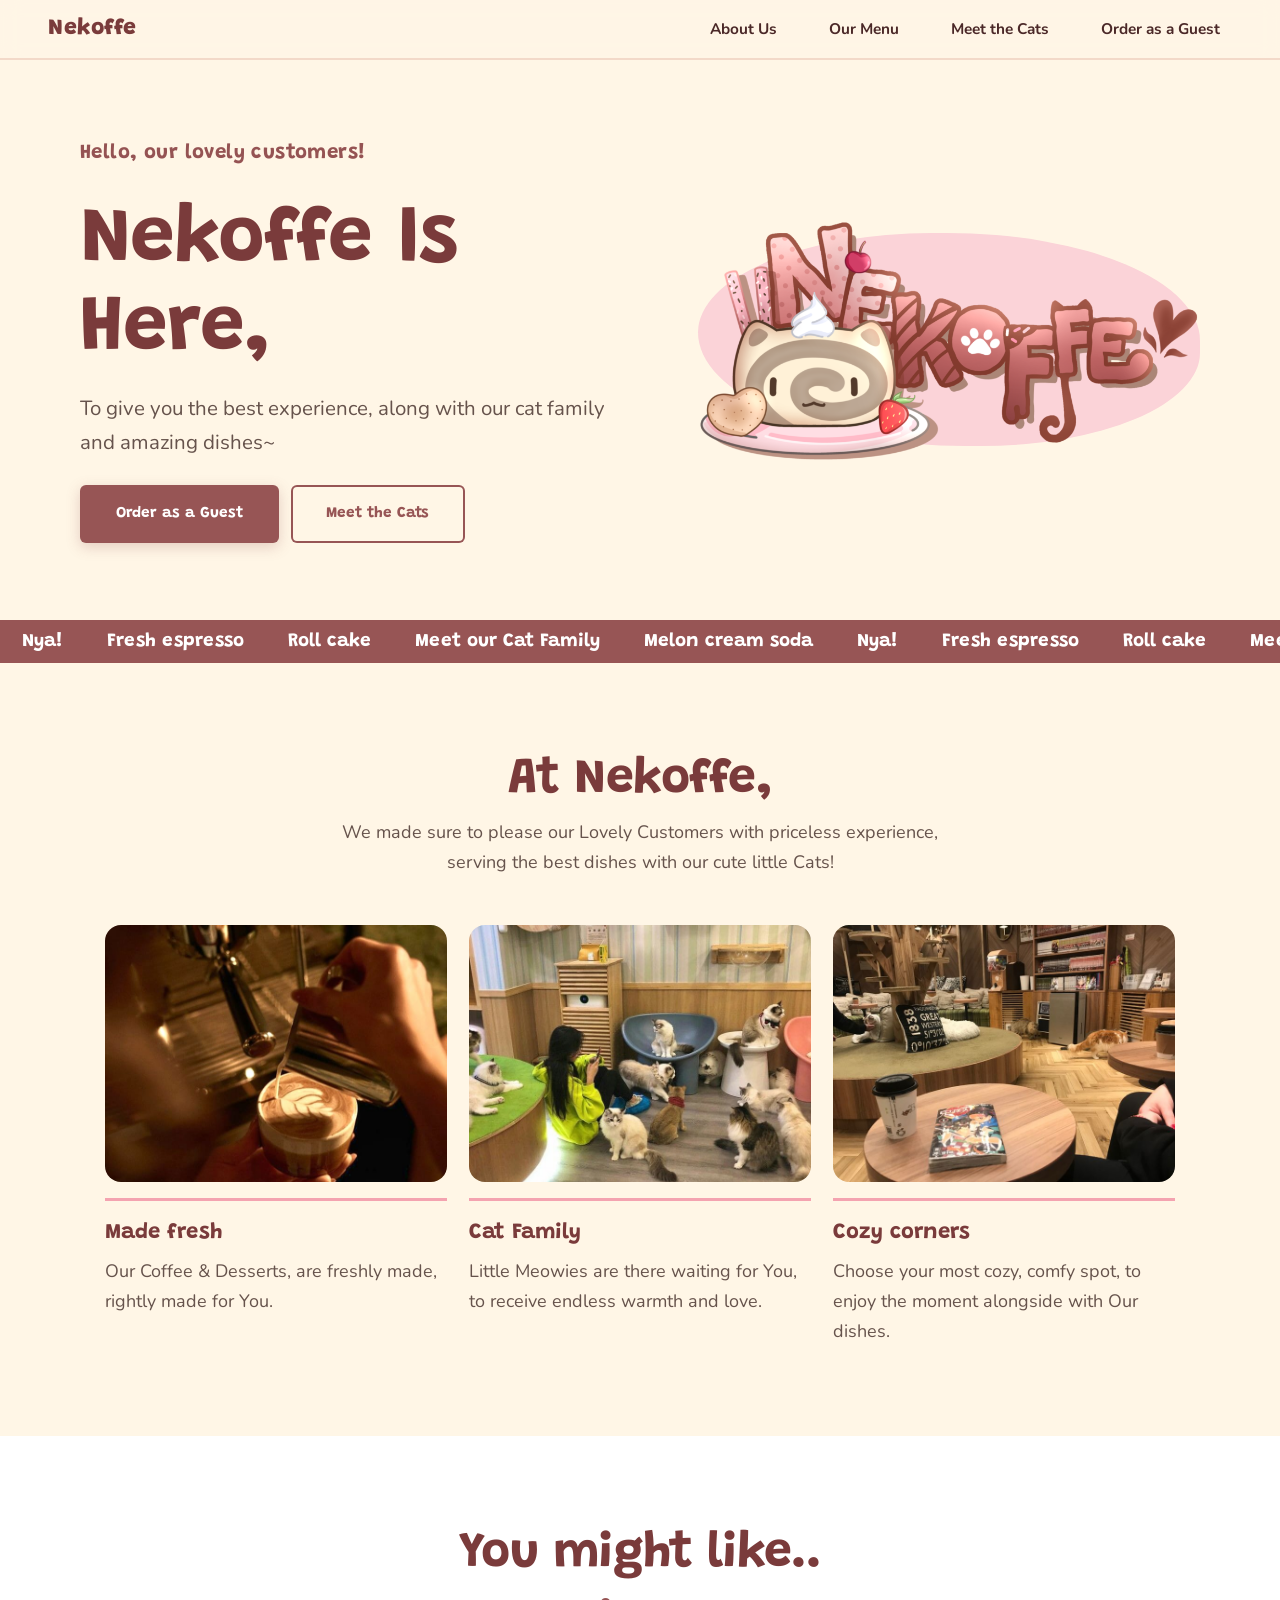
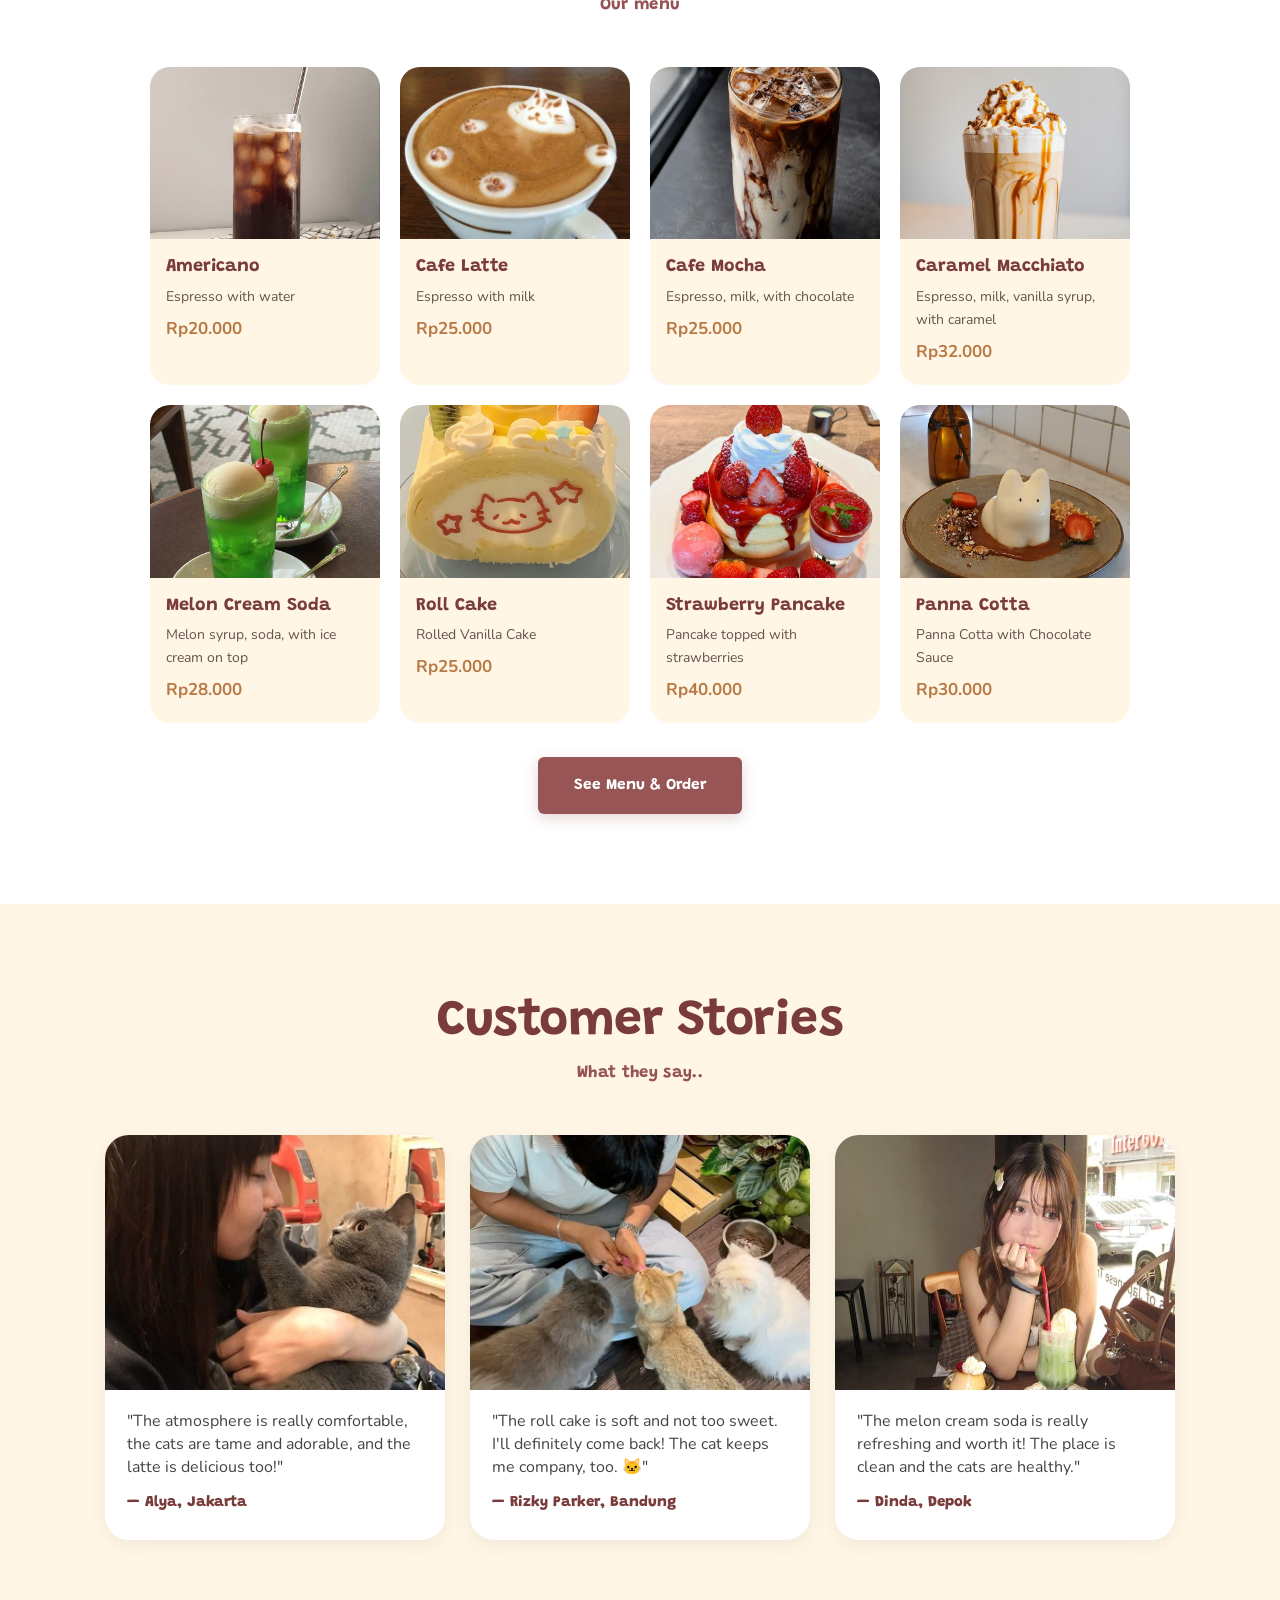
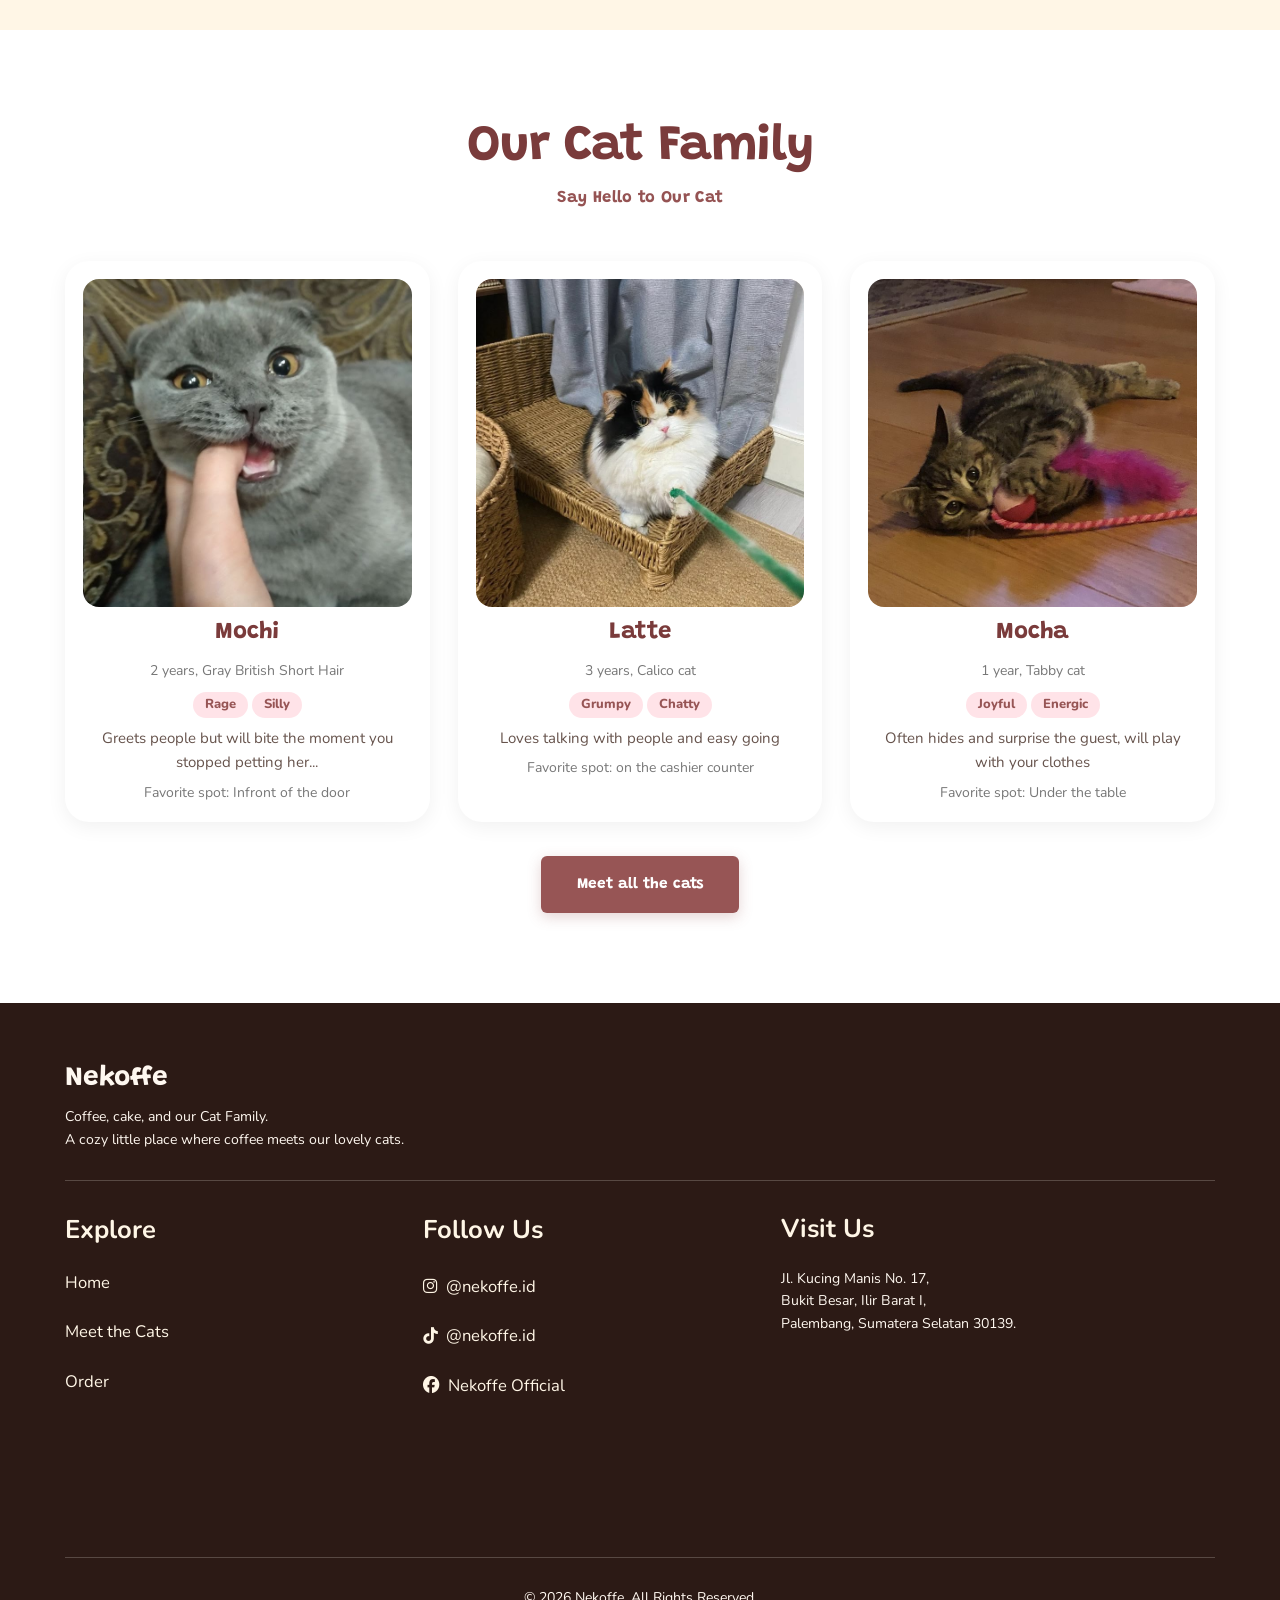
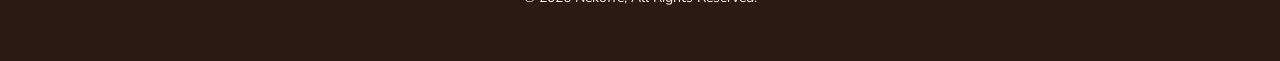
<file: index.html>
<!DOCTYPE html>
<html lang="en">
<head>
    <meta charset="UTF-8">
    <meta name="viewport" content="width=device-width, initial-scale=1.0">
    <title>Nekoffe</title>
    <link rel="preconnect" href="https://fonts.googleapis.com"><link rel="preconnect" href="https://fonts.gstatic.com" crossorigin><link href="https://fonts.googleapis.com/css2?family=Grandstander:wght@600;800&family=Nunito:wght@400;700;800&display=swap" rel="stylesheet">
    <link rel="stylesheet" href="assets/css/style.css">
    <link rel="stylesheet" href="assets/css/extra.css">
    <link rel="stylesheet" href="https://cdnjs.cloudflare.com/ajax/libs/font-awesome/6.7.2/css/all.min.css"/>
</head>
<body>
<header class="navbar">
    <div class="logo"><a href="index.html">Nekoffe </a></div>
    <nav>
        <a href="index.html#about">About Us</a>
        <a href="index.html#menu">Our Menu</a>
        <a href="pages/cats.html">Meet the Cats</a>
        <a href="pages/order.html">Order as a Guest</a>
       
    </nav>
</header>
<section class="hero2">
    <div>
        <p class="small-title">Hello, our lovely customers!</p>
        <h1>Nekoffe Is Here,</h1>
        <p>To give you the best experience, along with our cat family and amazing dishes~</p>
        <div class="cta">
            <a href="pages/order.html" class="button">Order as a Guest</a>
            <a href="pages/cats.html" class="button ghost">Meet the Cats</a>
        </div>
    </div>
    <div class="art">
        <img src="assets/img/LOGO.png" alt="Nekoffe logo: a cat-shaped roll cake with strawberry">
    </div>
</section>
<div class="strip" aria-hidden="true"><div><span>Nya!</span><span>Fresh espresso</span><span>Roll cake</span><span>Meet our Cat Family</span><span>Melon cream soda</span><span>Nya!</span><span>Fresh espresso</span><span>Roll cake</span><span>Meet our Cat Family</span><span>Melon cream soda</span></div></div>
<section id="about" class="wrap">
    <div class="head"><h2>At Nekoffe,</h2>
    <p>We made sure to please our Lovely Customers with priceless experience, serving the best dishes with our cute little Cats!</p></div>
    <div class="features">
        <div class="feat">
            <img src="assets/img/FRESH2.jpeg" alt="Racikan kopi espresso segar di Nekoffe" loading="lazy">
            <h3>Made fresh</h3><p>Our Coffee & Desserts, are freshly made, rightly made for You.</p>
        </div>
        <div class="feat">
            <img src="assets/img/famili.jpeg" alt="Kucing penghuni kafe Nekoffe yang sedang bersantai" loading="lazy">
            <h3>Cat Family</h3><p>Little Meowies are there waiting for You, to receive endless warmth and love.</p>
        </div>
        <div class="feat">
            <img src="assets/img/tes2.jpeg" alt="Sudut meja kafe Nekoffe yang nyaman untuk bersantai" loading="lazy">
            <h3>Cozy corners</h3><p>Choose your most cozy, comfy spot, to enjoy the moment alongside with Our dishes.</p>
        </div>
    </div>
</section>
<section id="menu" class="wrap alt" style="max-width:none"><div style="max-width:1150px;margin:0 auto">
    <div class="head"><h2>You might like..</h2><p class="small-title">Our menu</p></div>
    <div class="dishes">
<article class="dish"><img src="assets/img/americanp.jpg" alt="Americano" loading="lazy"><div><h3>Americano</h3><p>Espresso with water</p><b>Rp20.000</b></div></article>
<article class="dish"><img src="assets/img/lalate.jpg" alt="Cafe Latte" loading="lazy"><div><h3>Cafe Latte</h3><p>Espresso with milk</p><b>Rp25.000</b></div></article>
<article class="dish"><img src="assets/img/mocha.jpg" alt="Cafe Mocha" loading="lazy"><div><h3>Cafe Mocha</h3><p>Espresso, milk, with chocolate</p><b>Rp25.000</b></div></article>
<article class="dish"><img src="assets/img/machiato.jpg" alt="Caramel Macchiato" loading="lazy"><div><h3>Caramel Macchiato</h3><p>Espresso, milk, vanilla syrup, with caramel</p><b>Rp32.000</b></div></article>
<article class="dish"><img src="assets/img/melon.jpg" alt="Melon Cream Soda" loading="lazy"><div><h3>Melon Cream Soda</h3><p>Melon syrup, soda, with ice cream on top</p><b>Rp28.000</b></div></article>
<article class="dish"><img src="assets/img/rorolcek.jpg" alt="Roll Cake" loading="lazy"><div><h3>Roll Cake</h3><p>Rolled Vanilla Cake</p><b>Rp25.000</b></div></article>
<article class="dish"><img src="assets/img/pancake.jpg" alt="Strawberry Pancake" loading="lazy"><div><h3>Strawberry Pancake</h3><p>Pancake topped with strawberries</p><b>Rp40.000</b></div></article>
<article class="dish"><img src="assets/img/pacotta.jpg" alt="Panna Cotta" loading="lazy"><div><h3>Panna Cotta</h3><p>Panna Cotta with Chocolate Sauce</p><b>Rp30.000</b></div></article>
    </div>
    <p class="center"><a href="pages/order.html" class="button">See Menu &amp; Order</a></p>
</div></section>
<section id="testimoni" class="wrap">
    <div class="head"><h2>Customer Stories</h2><p class="small-title">What they say..</p></div>
    <div class="testimonials">
        <div class="testi-card">
            <div class="testi-img-wrap">
                <img src="assets/img/foto1.jpg" alt="Testimoni pelanggan 1" loading="lazy">
            </div>
            <blockquote>
                <p>"The atmosphere is really comfortable, the cats are tame and adorable, and the latte is delicious too!"</p>
                <cite>— Alya, Jakarta</cite>
            </blockquote>
        </div>
        <div class="testi-card">
            <div class="testi-img-wrap">
                <img src="assets/img/foto2.jpeg" alt="Testimoni pelanggan 2" loading="lazy">
            </div>
            <blockquote>
                <p>"The roll cake is soft and not too sweet. I'll definitely come back! The cat keeps me company, too. 🐱"</p>
                <cite>— Rizky Parker, Bandung</cite>
            </blockquote>
        </div>
        <div class="testi-card">
            <div class="testi-img-wrap">
                <img src="assets/img/foto3.jpg" alt="Testimoni pelanggan 3" loading="lazy">
            </div>
            <blockquote>
                <p>"The melon cream soda is really refreshing and worth it! The place is clean and the cats are healthy."</p>
                <cite>— Dinda, Depok</cite>
            </blockquote>
        </div>
    </div>
</section>
<section class="wrap alt" style="max-width:none"><div style="max-width:1150px;margin:0 auto">
    <div class="head"><h2>Our Cat Family</h2><p class="small-title">Say Hello to Our Cat</p></div>
    <div class="cats" id="cats" data-base=""></div>
    <p class="center"><a href="pages/cats.html" class="button">Meet all the cats</a></p>
</div></section>
<footer id="footer">
    <div>
        <p class="nekoffe"><b>Nekoffe</b></p>
        <p>Coffee, cake, and our Cat Family.</p>
        <p>A cozy little place where coffee meets our lovely cats.</p>
    </div>

    <hr>

    <div class="footer-layout">
        <div class="explore">
            <p class="footer-title"><b>Explore</b></p>
            <p><a href="index.html" style="text-decoration: none;">Home</a></p>
            <p><a href="pages/cats.html">Meet the Cats</a></p>
            <p><a href="pages/order.html">Order</a></p>
        </div>

        <div class="social-media">
            <p class="footer-title"><b>Follow Us</b></p>

            <a href="#footer">
                <i class="fa-brands fa-instagram"></i>
                @nekoffe.id
            </a>

            <a href="#footer">
                <i class="fa-brands fa-tiktok"></i>
                @nekoffe.id
            </a>

            <a href="#footer">
                <i class="fa-brands fa-facebook"></i>
                Nekoffe Official
            </a>

        </div>

        <div class="maps">
            <p class="footer-title"><b>Visit Us</b></p>
            <p>
                Jl. Kucing Manis No. 17,
                <br>
                Bukit Besar, Ilir Barat I,
                <br>
                Palembang, Sumatera Selatan 30139.
            </p>
            <iframe src="https://www.google.com/maps/embed?pb=!1m18!1m12!1m3!1d3450.0381994559266!2d104.73079597426225!3d-2.9849792398407993!2m3!1f0!2f0!3f0!3m2!1i1024!2i768!4f13.1!3m3!1m2!1s0x2e3b75849ae5c517%3A0x30fb25ce5b5875b!2sUniversitas%20Sriwijaya!5e1!3m2!1sid!2sid!4v1794648067630!5m2!1sid!2sid" width="300" height="170" style="border:0;" allowfullscreen="" loading="lazy" referrerpolicy="strict-origin-when-cross-origin"></iframe>
        </div>
    </div>

    <hr>

    <p style="text-align: center;"> &copy; 2026 Nekoffe, All Rights Reserved.</p>

</footer>
<script src="assets/js/cats.js"></script>
<script>renderCats(document.getElementById("cats"),3)</script>
<script src="assets/js/site.js"></script>
</body>
</html>
</file>
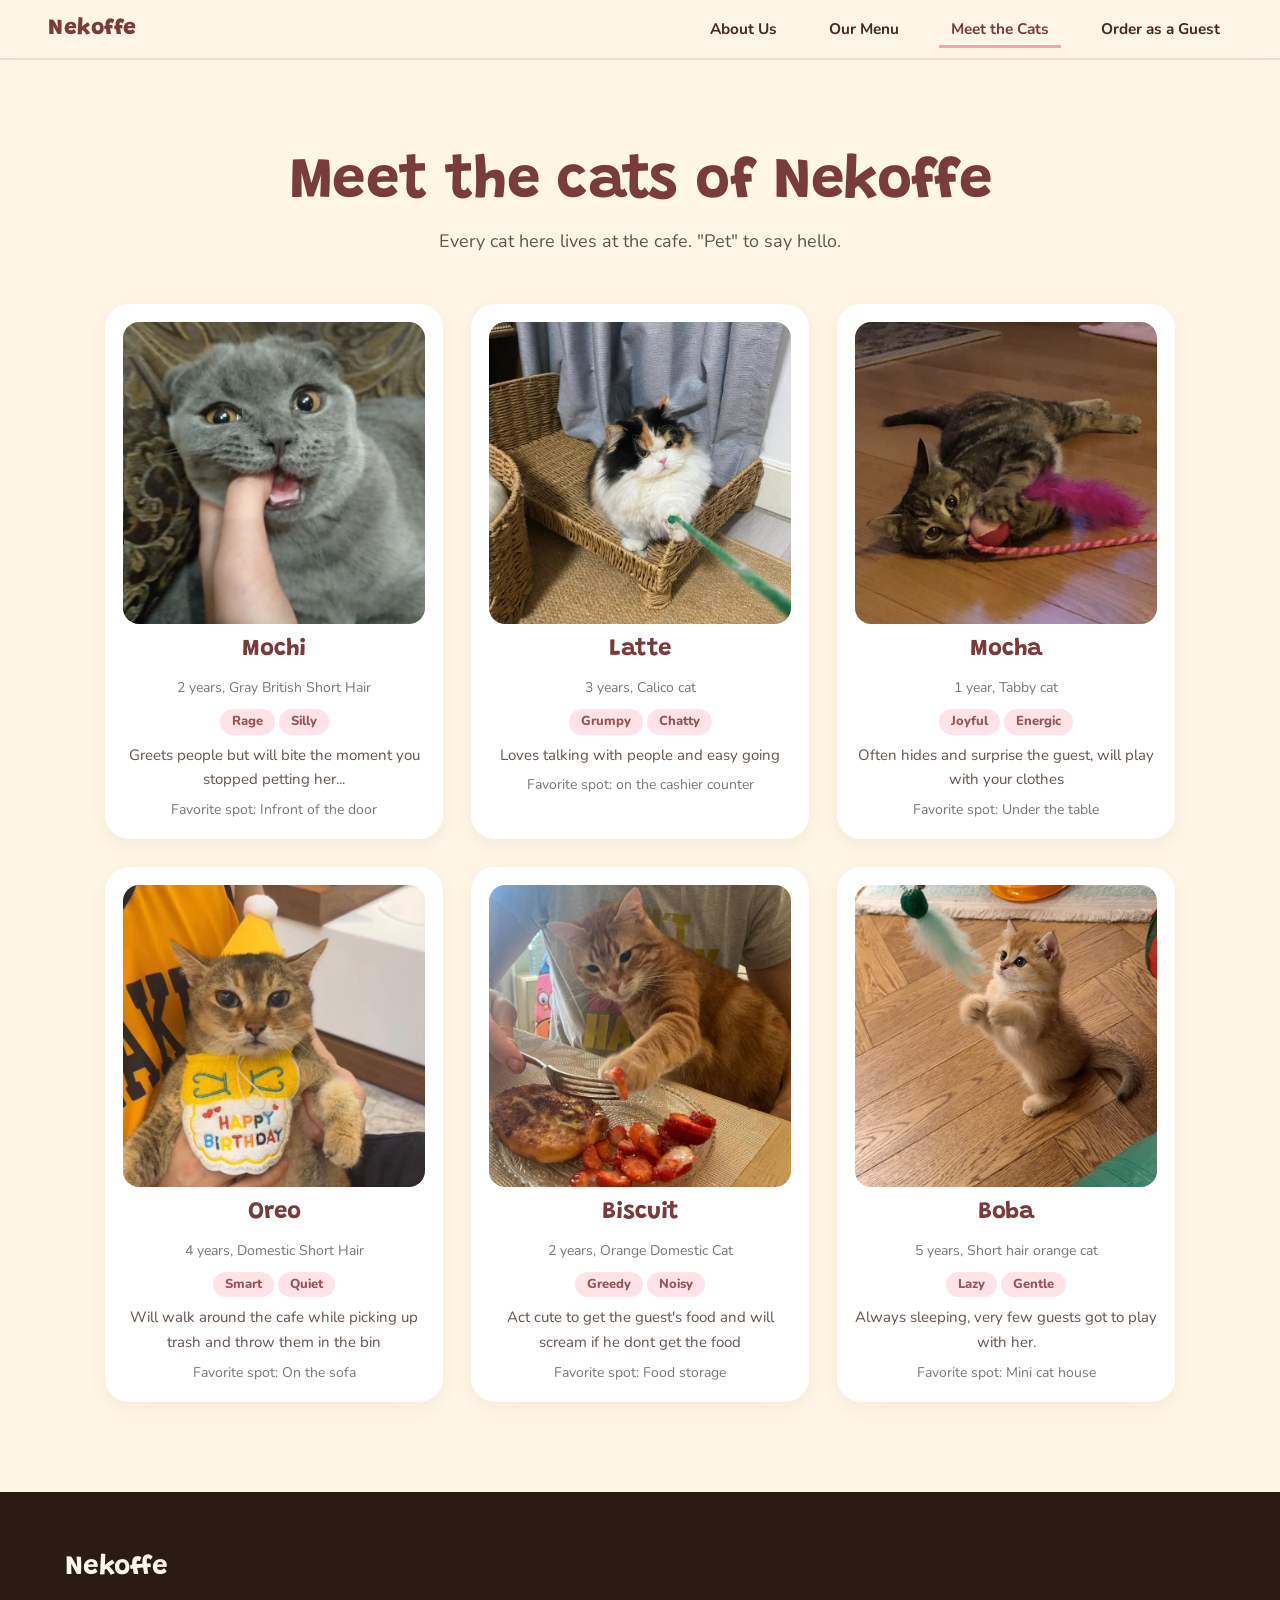
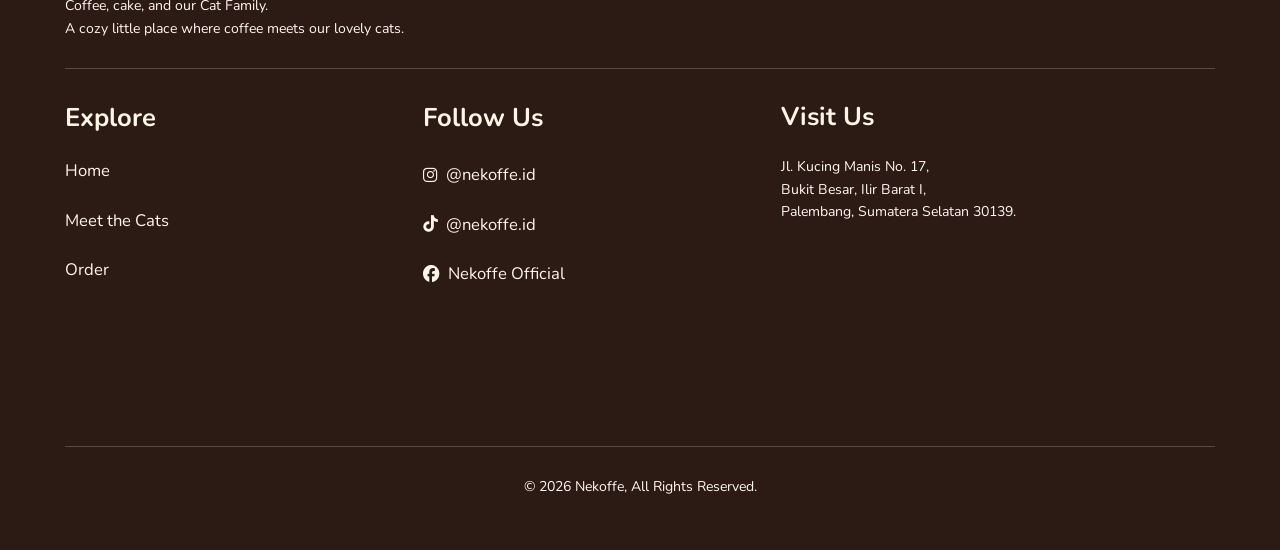
<file: pages/cats.html>
<!DOCTYPE html>
<html lang="en">
<head>
    <meta charset="UTF-8">
    <meta name="viewport" content="width=device-width, initial-scale=1.0">
    <title>Our Cats - Nekoffe</title>
    <link rel="preconnect" href="https://fonts.googleapis.com"><link rel="preconnect" href="https://fonts.gstatic.com" crossorigin><link href="https://fonts.googleapis.com/css2?family=Grandstander:wght@600;800&family=Nunito:wght@400;700;800&display=swap" rel="stylesheet">
    <link rel="stylesheet" href="../assets/css/style.css">
    <link rel="stylesheet" href="../assets/css/extra.css">
    <link rel="stylesheet" href="https://cdnjs.cloudflare.com/ajax/libs/font-awesome/6.7.2/css/all.min.css"/>
</head>
<body>
<header class="navbar">
    <div class="logo"><a href="../index.html">Nekoffe</a></div>
    <nav>
        <a href="../index.html#about">About Us</a>
        <a href="../index.html#menu">Our Menu</a>
        <a href="cats.html">Meet the Cats</a>
        <a href="order.html">Order as a Guest</a>
        
    </nav>
</header>
<main class="wrap">
    <div class="head">
        <h1 style="font-size:clamp(34px,5vw,60px);color:#7a3b3b">Meet the cats of Nekoffe</h1>
        <p>Every cat here lives at the cafe. "Pet" to say hello.</p>
    </div>
    <div class="cats" id="cats" data-base="../"></div>
</main>
<footer id="footer">
    <div>
        <p class="nekoffe"><b>Nekoffe</b></p>
        <p>Coffee, cake, and our Cat Family.</p>
        <p>A cozy little place where coffee meets our lovely cats.</p>
    </div>

    <hr>

    <div class="footer-layout">
        <div class="explore">
            <p class="footer-title"><b>Explore</b></p>
            <p><a href="../index.html" style="text-decoration: none;">Home</a></p>
            <p><a href="cats.html">Meet the Cats</a></p>
            <p><a href="order.html">Order</a></p>
        </div>

        <div class="social-media">
            <p class="footer-title"><b>Follow Us</b></p>

            <a href="#footer">
                <i class="fa-brands fa-instagram"></i>
                @nekoffe.id
            </a>

            <a href="#footer">
                <i class="fa-brands fa-tiktok"></i>
                @nekoffe.id
            </a>

            <a href="#footer">
                <i class="fa-brands fa-facebook"></i>
                Nekoffe Official
            </a>

        </div>

        <div class="maps">
            <p class="footer-title"><b>Visit Us</b></p>
            <p>
                Jl. Kucing Manis No. 17,
                <br>
                Bukit Besar, Ilir Barat I,
                <br>
                Palembang, Sumatera Selatan 30139.
            </p>
            <iframe src="https://www.google.com/maps/embed?pb=!1m18!1m12!1m3!1d3450.0381994559266!2d104.73079597426225!3d-2.9849792398407993!2m3!1f0!2f0!3f0!3m2!1i1024!2i768!4f13.1!3m3!1m2!1s0x2e3b75849ae5c517%3A0x30fb25ce5b5875b!2sUniversitas%20Sriwijaya!5e1!3m2!1sid!2sid!4v1794648067630!5m2!1sid!2sid" width="300" height="170" style="border:0;" allowfullscreen="" loading="lazy" referrerpolicy="strict-origin-when-cross-origin"></iframe>
        </div>
    </div>

    <hr>

    <p style="text-align: center;"> &copy; 2026 Nekoffe, All Rights Reserved.</p>

   
</footer>
<script src="../assets/js/cats.js"></script>
<script>renderCats(document.getElementById("cats"))</script>
<script src="../assets/js/site.js"></script>
</body>
</html>
</file>
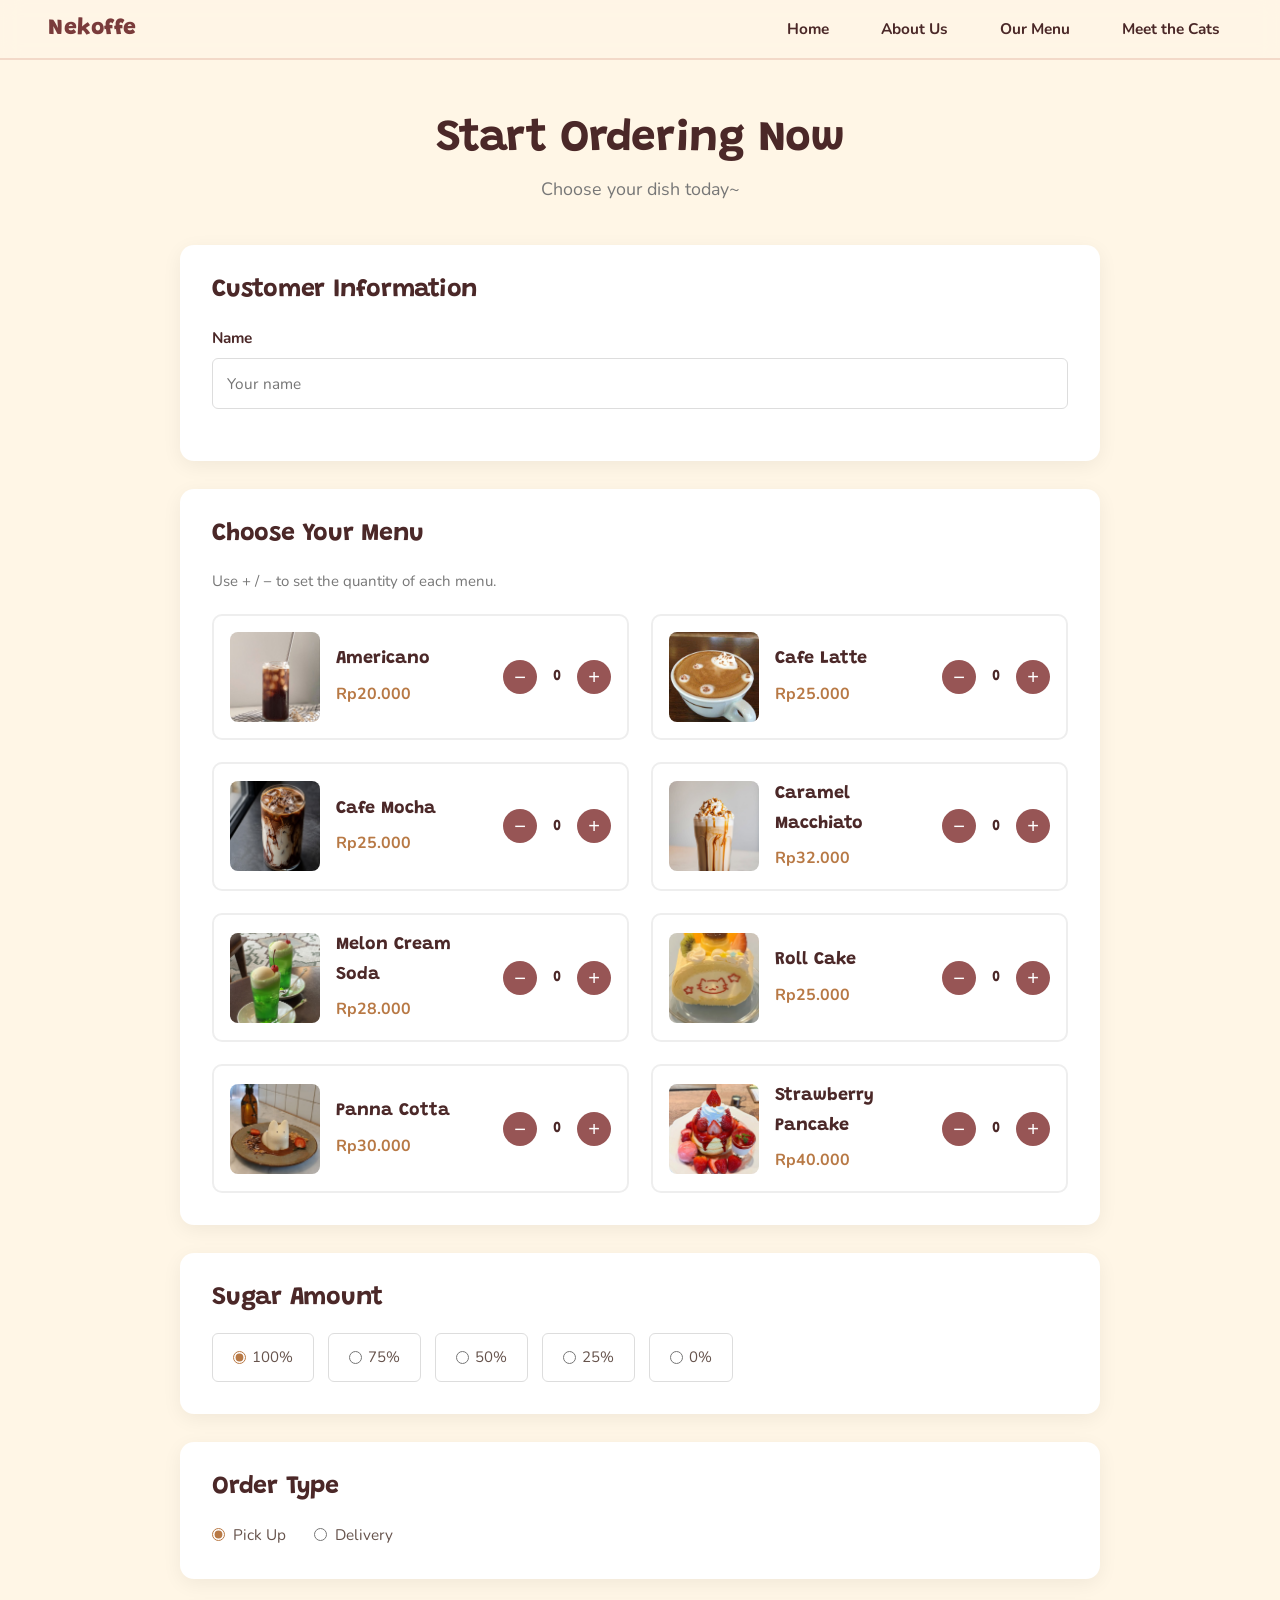
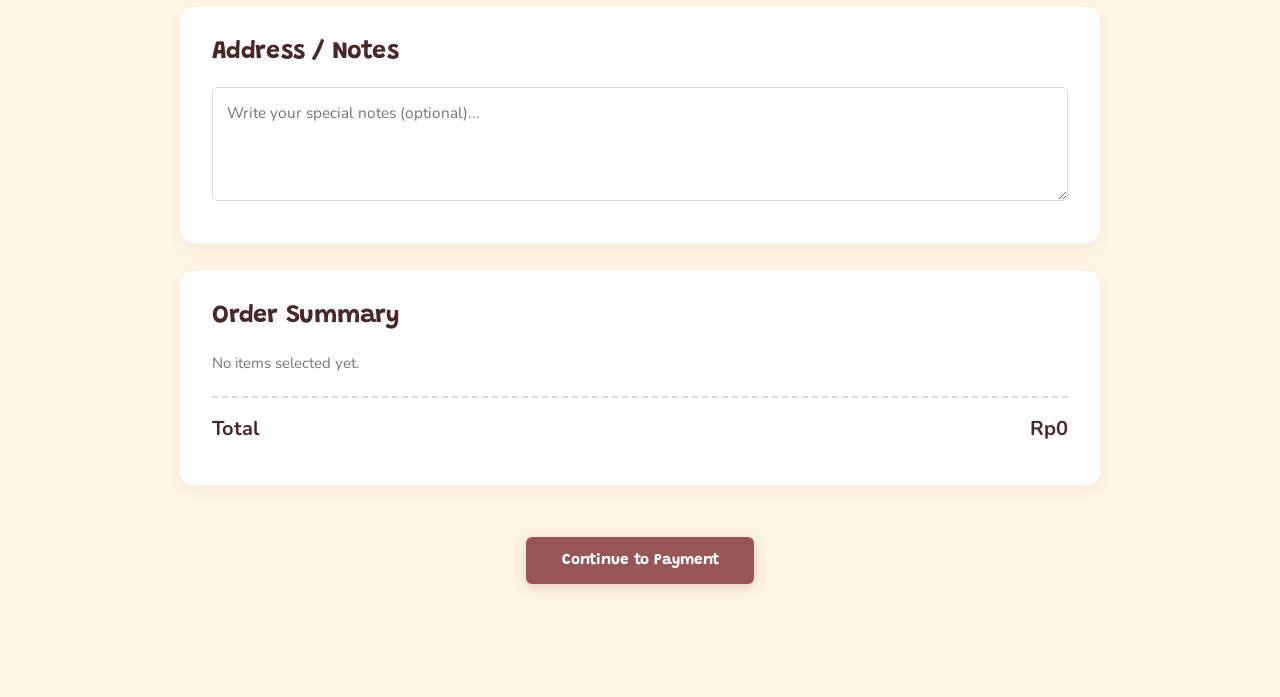
<file: pages/order.html>
<!DOCTYPE html>
<html lang="en">
<head>
    <meta charset="UTF-8">
    <meta name="viewport" content="width=device-width, initial-scale=1.0">
    <title>Order - Nekoffe</title>
    <link rel="preconnect" href="https://fonts.googleapis.com"><link rel="preconnect" href="https://fonts.gstatic.com" crossorigin><link href="https://fonts.googleapis.com/css2?family=Grandstander:wght@600;800&family=Nunito:wght@400;700;800&display=swap" rel="stylesheet">
    <link rel="stylesheet" href="../assets/css/style.css">
    <link rel="stylesheet" href="../assets/css/extra.css">
</head>
<body>
    <header class="navbar">
        <div class="logo">Nekoffe</div>
        <nav>
            <a href="../index.html">Home</a>
            <a href="../index.html#about">About Us</a>
            <a href="../index.html#menu">Our Menu</a>
            <a href="cats.html">Meet the Cats</a>
        </nav>
    </header>

    <main class="order-page">
        <form id="orderForm">
            <div class="order-container">
                <div class="section-title">
                    <h1>Start Ordering Now</h1>
                    <p>Choose your dish today~</p>
                </div>

                <div class="form-section">
                    <h2>Customer Information</h2>
                    <div class="form-group">
                        <label for="name">Name</label>
                        <input type="text" id="name" name="name" placeholder="Your name" required>
                    </div>
                </div>

                <div class="form-section">
                    <h2>Choose Your Menu</h2>
                    <p class="form-description">Use + / &minus; to set the quantity of each menu.</p>
                    <div class="menu-selection" id="menuList"></div>
                </div>

                <div class="form-section">
                    <h2>Sugar Amount</h2>
                    <div class="sugar-options">
                        <label><input type="radio" name="sugar" value="100%" checked>100%</label>
                        <label><input type="radio" name="sugar" value="75%">75%</label>
                        <label><input type="radio" name="sugar" value="50%">50%</label>
                        <label><input type="radio" name="sugar" value="25%">25%</label>
                        <label><input type="radio" name="sugar" value="0%">0%</label>
                    </div>
                </div>

                <div class="form-section">
                    <h2>Order Type</h2>
                    <div class="order-type">
                        <label><input type="radio" name="order_type" value="pickup" checked>Pick Up</label>
                        <label><input type="radio" name="order_type" value="delivery">Delivery</label>
                    </div>
                </div>

                <div class="form-section">
                    <h2>Address / Notes</h2>
                    <textarea
                    name="address"
                    rows="4"
                    placeholder="Write your special notes (optional)..."
                    ></textarea>
                </div>

                <div class="form-section">
                    <h2>Order Summary</h2>
                    <div id="summaryItems"></div>
                    <div class="row total"><span>Total</span><span id="summaryTotal">Rp0</span></div>
                </div>

                <div class="submit-area">
                    <button type="submit" class="button">Continue to Payment</button>
                </div>
            </div>
        </form>
    </main>
    <script src="../assets/js/data.js"></script>
    <script src="../assets/js/order.js"></script>
<script src="../assets/js/site.js"></script>
</body>
</html>
</file>
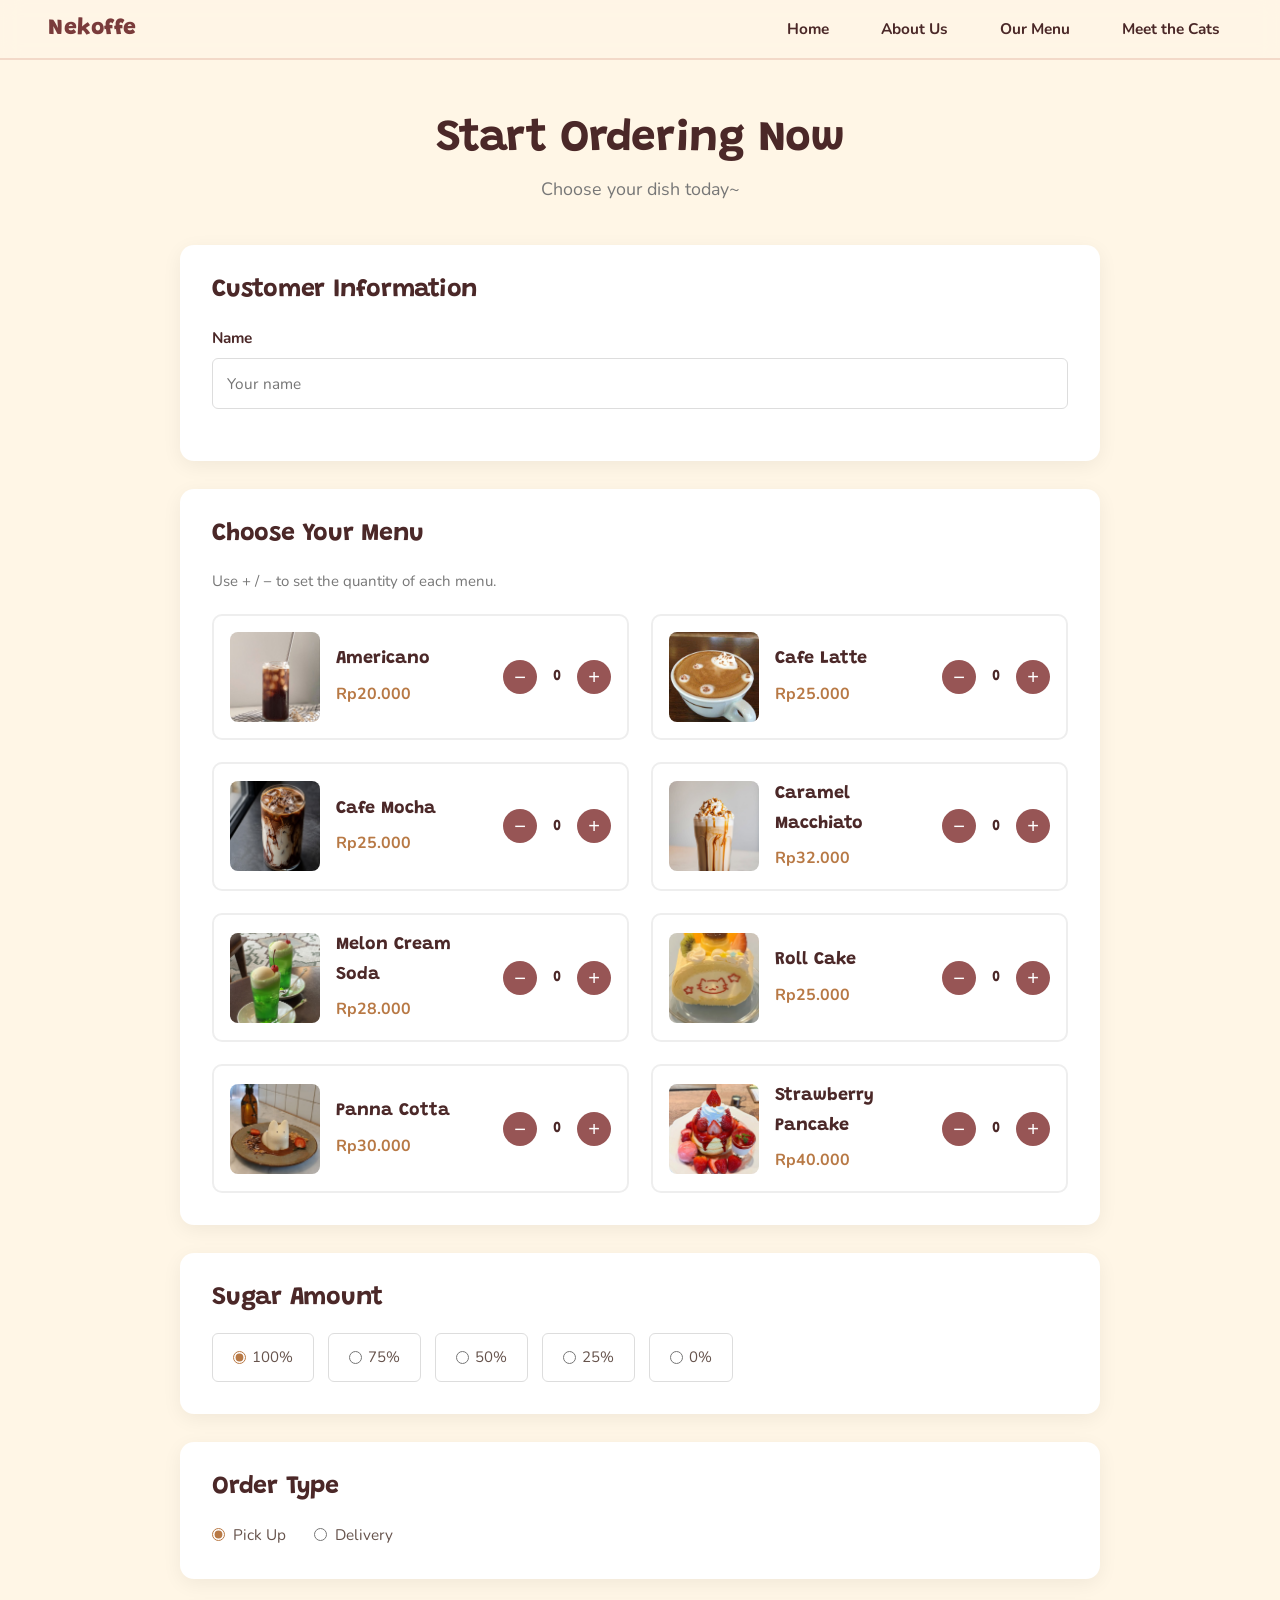
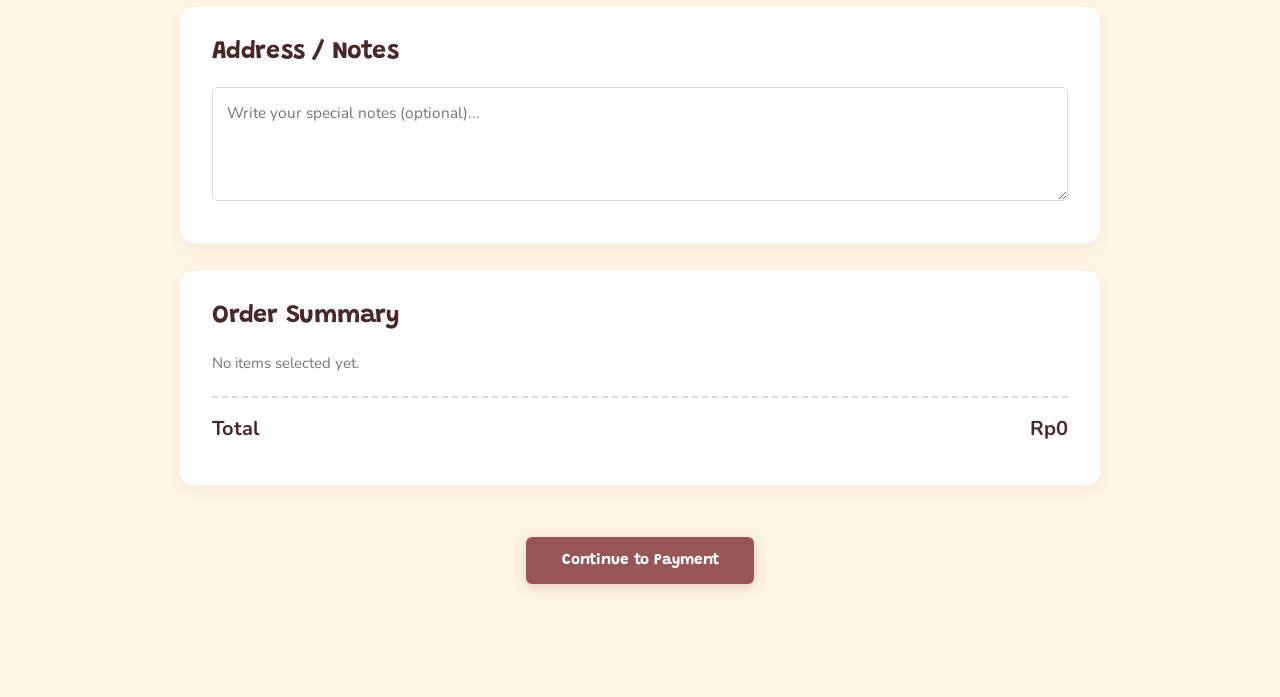
<file: pages/payment.html>
<!DOCTYPE html>
<html lang="en">
<head>
    <meta charset="UTF-8">
    <meta name="viewport" content="width=device-width, initial-scale=1.0">
    <title>Payment - Nekoffe</title>
    <link rel="preconnect" href="https://fonts.googleapis.com"><link rel="preconnect" href="https://fonts.gstatic.com" crossorigin><link href="https://fonts.googleapis.com/css2?family=Grandstander:wght@600;800&family=Nunito:wght@400;700;800&display=swap" rel="stylesheet">
    <link rel="stylesheet" href="../assets/css/style.css">
    <link rel="stylesheet" href="../assets/css/extra.css">
</head>
<body>
    <header class="navbar">
        <div class="logo">Nekoffe</div>
        <nav><a href="order.html">&larr; Back to Order</a></nav>
    </header>

    <main class="order-page">
        <div class="order-container">
            <div class="section-title">
                <h1>Payment</h1>
                <p>Check your order and choose how to pay</p>
            </div>

            <div class="form-section">
                <h2>Your Order</h2>
                <div id="payItems"></div>
                <div class="row total"><span>Subtotal</span><span id="paySubtotal"></span></div>
            </div>

            <div class="form-section">
                <h2>Payment Method</h2>
                <div id="methods"></div>
                <div id="methodDetail" class="method-detail"></div>
            </div>

            <div class="submit-area">
                <button id="payBtn" class="button" disabled>Select a payment method</button>
            </div>
        </div>
    </main>
    <script src="../assets/js/data.js"></script>
    <script src="../assets/js/payment.js"></script>
<script src="../assets/js/site.js"></script>
</body>
</html>
</file>
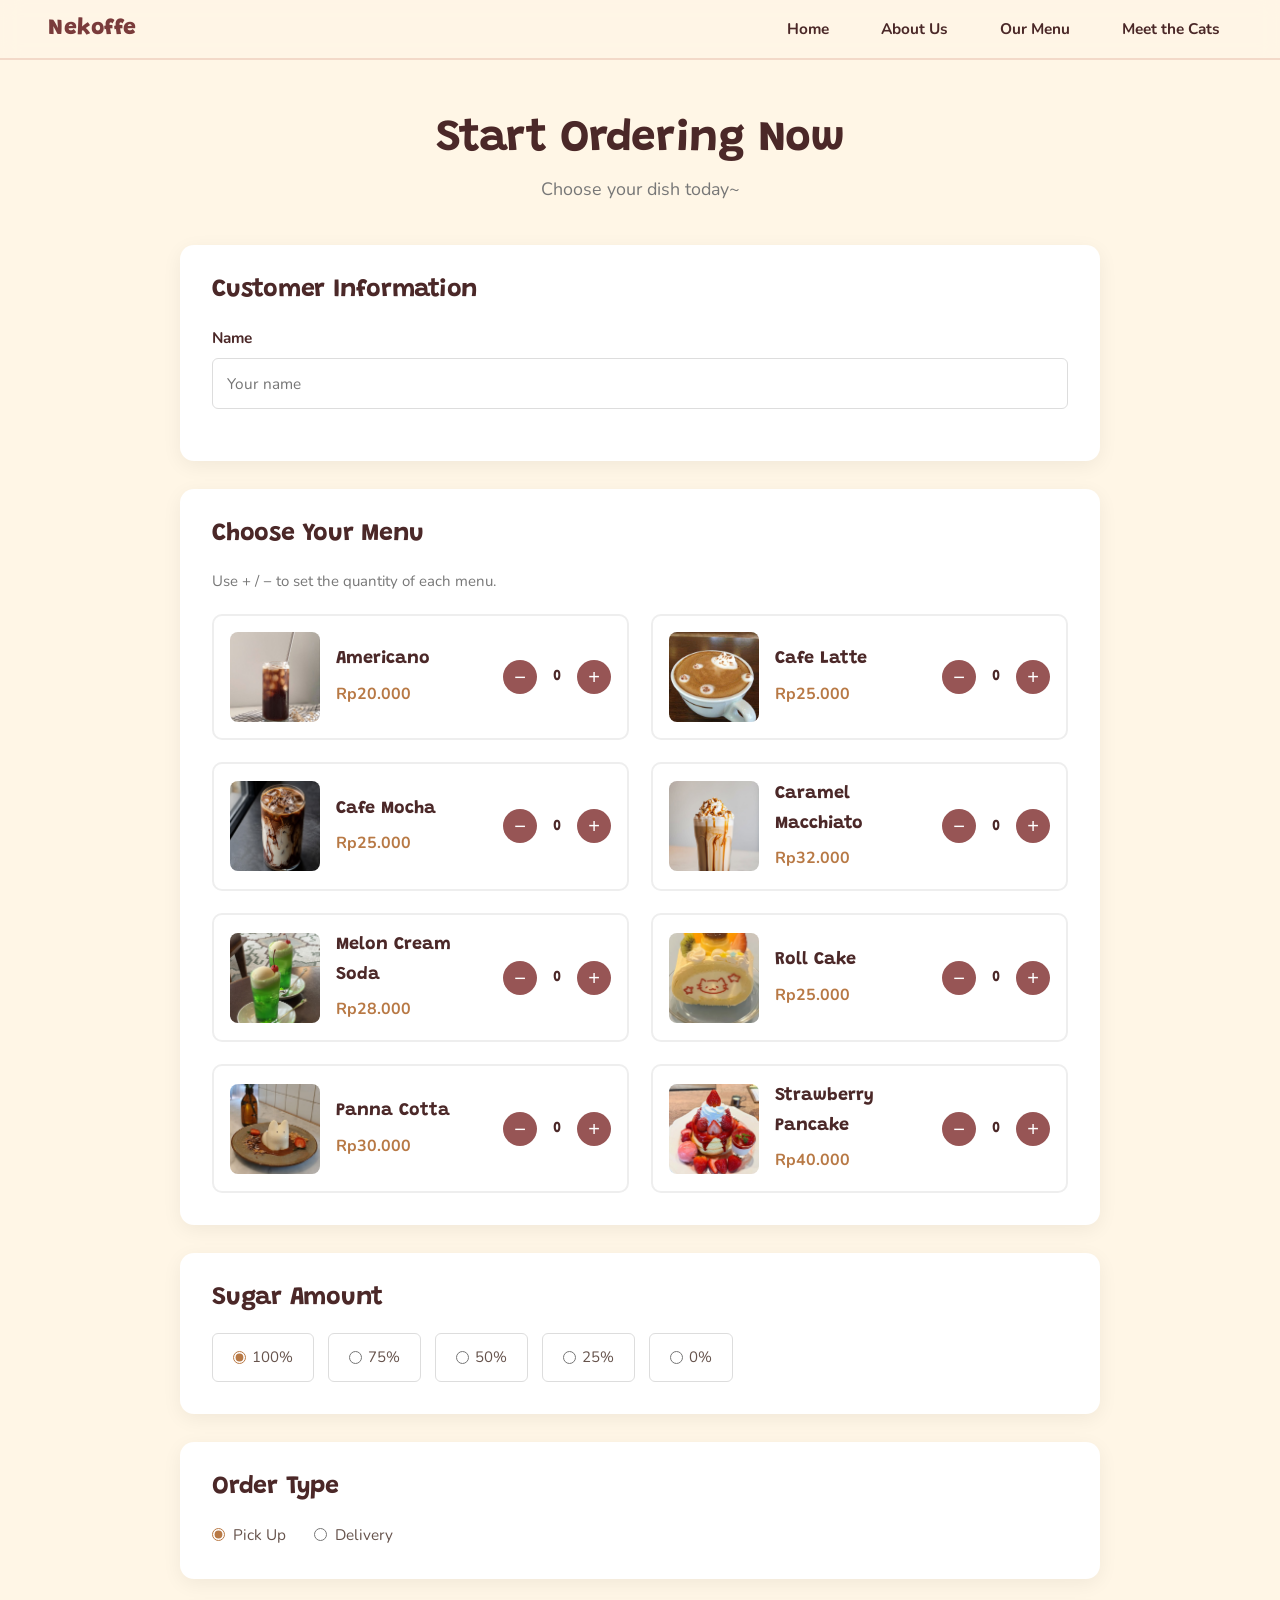
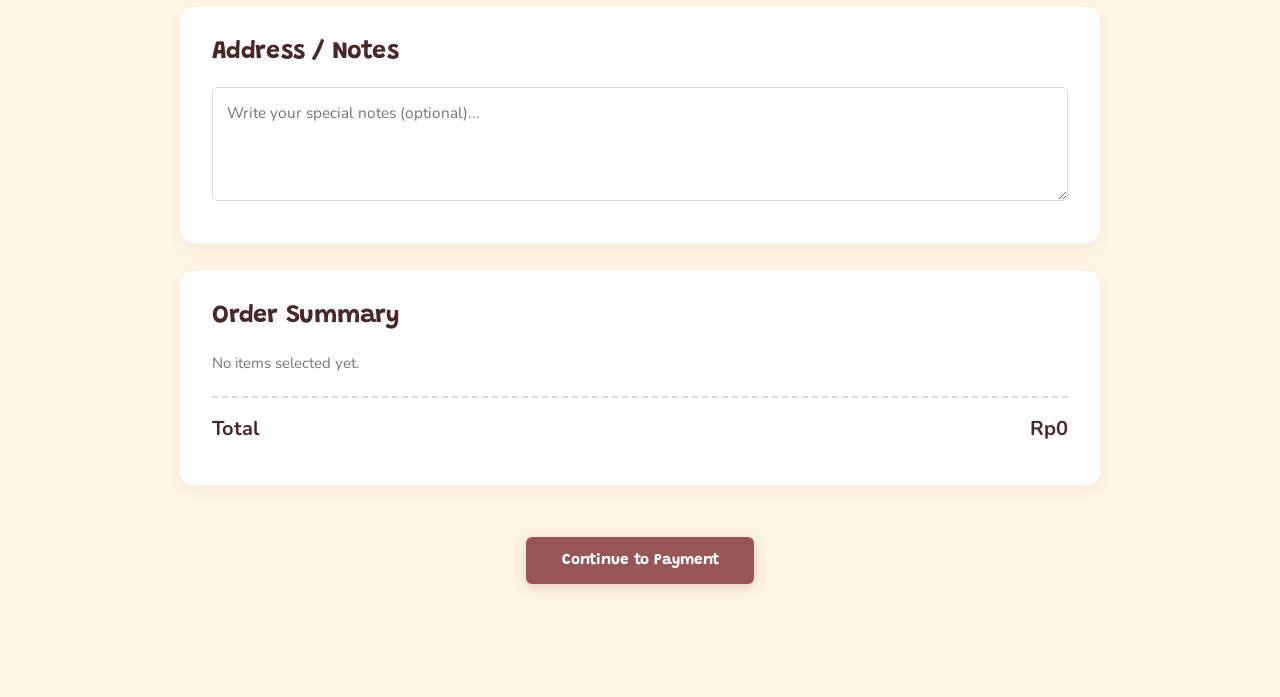
<file: pages/receipt.html>
<!DOCTYPE html>
<html lang="en">
<head>
    <meta charset="UTF-8">
    <meta name="viewport" content="width=device-width, initial-scale=1.0">
    <title>Receipt - Nekoffe</title>
    <link rel="preconnect" href="https://fonts.googleapis.com"><link rel="preconnect" href="https://fonts.gstatic.com" crossorigin><link href="https://fonts.googleapis.com/css2?family=Grandstander:wght@600;800&family=Nunito:wght@400;700;800&display=swap" rel="stylesheet">
    <link rel="stylesheet" href="../assets/css/style.css">
    <link rel="stylesheet" href="../assets/css/extra.css">
</head>
<body>
    <header class="navbar">
        <div class="logo">Nekoffe</div>
        <nav><a href="../index.html">Home</a></nav>
    </header>

    <main class="order-page">
        <div class="order-container">
            <div class="section-title">
                <h1>Payment Successful</h1>
                <p>Here is your receipt</p>
            </div>
            <div id="receipt" class="receipt"></div>
            <div class="submit-area">
                <button class="button" onclick="window.print()">Print Receipt</button>
                <button class="button" id="newOrder">New Order</button>
            </div>
        </div>
    </main>
    <script src="../assets/js/data.js"></script>
    <script src="../assets/js/receipt.js"></script>
<script src="../assets/js/site.js"></script>
</body>
</html>
</file>
<file: assets/css/style.css>
/* ==========================================================================
   Nekoffe - Central Responsive Stylesheet
   Supports: Mobile (320px-480px), Phablets (481px-640px), Tablets/iPad (641px-1024px),
   Laptops (1025px-1440px), Desktop 1080p (1441px-1920px), 2K (2560px), 4K (3840px+)
   ========================================================================== */

:root {
    --color-bg: #b8ab95;
    --color-hero-bg: #faf5ee; 
    --color-card: #ae6c6c;
    --color-primary: #975555;
    --color-primary-hover: #5e3333;
    --color-accent: #b87945;
    --color-accent-light: #fff8f0;
    --color-text-title: #955353;
    --color-text-dark: #4b2828;
    --color-text-body: #66534c;
    --color-text-muted: #777777;
    --color-pink: #ff6aa3;
    --color-login-bg: rgb(147, 84, 84);
    --color-login-btn: #f8c3d8;

    --radius-sm: 6px;
    --radius-md: 10px;
    --radius-lg: 14px;

    --shadow-card: 0 5px 20px rgba(0, 0, 0, 0.06);
    --shadow-hover: 0 10px 25px rgba(0, 0, 0, 0.09);
    --shadow-glow: 0 4px 14px rgba(151, 85, 85, 0.25);

    --font-main: 'Gill Sans', 'Gill Sans MT', 'Trebuchet MS', sans-serif;
    --font-head:'Grandstander','Trebuchet MS',sans-serif;
    --container-max: 1150px;
}

/* --------------------------------------------------------------------------
   Reset & Global Baseline
   -------------------------------------------------------------------------- */
* {
    margin: 0;
    padding: 0;
    box-sizing: border-box;
}

html {
    scroll-behavior: smooth;
    -webkit-text-size-adjust: 100%;
}

body {
    font-family: var(--font-main);
    background-color: var(--color-bg);
    color: var(--color-text-body);
    line-height: 1.6;
    min-height: 100vh;
    min-height: 100svh;
    width: 100%;
    overflow-x: hidden;
}

img {
    max-width: 100%;
    height: auto;
    display: block;
}

/* --------------------------------------------------------------------------
   Navbar
   -------------------------------------------------------------------------- */
.navbar {
    position: absolute;
    top: 0;
    left: 0;
    right: 0;
    width: 100%;
    max-width: 1600px;
    margin: 0 auto;
    padding: clamp(16px, 2.5vw, 28px) clamp(20px, 4vw, 60px);
    display: flex;
    justify-content: space-between;
    align-items: center;
    z-index: 100;
    background: transparent;
}

.logo {
    color: rgb(124, 71, 71);
    font-size: clamp(18px, 1.8vw, 24px);
    font-weight: bold;
    text-shadow: 0 2px 8px rgba(66, 42, 42, 0.4);
    letter-spacing: 0.5px;
    white-space: nowrap;
}

.navbar nav {
    display: flex;
    align-items: center;
    gap: clamp(14px, 2.2vw, 32px);
}

.navbar nav a {
    color: rgb(75, 40, 40);
    text-decoration: none;
    font-size: clamp(14px, 1.2vw, 17px);
    font-weight: 500;
    text-shadow: 0 2px 8px rgba(81, 56, 56, 0.4);
    transition: color 0.3s ease, transform 0.2s ease;
    padding: 4px 6px;
    border-radius: var(--radius-sm);
}

.navbar nav a:hover {
    color: #ff95c5;
}

/* --------------------------------------------------------------------------
   Hero Section
   -------------------------------------------------------------------------- */
.hero {
    width: 100%;
    min-height: 100vh;
    min-height: 100svh;
    display: flex;
    flex-direction: column;
    align-items: center;
    justify-content: center;
    position: relative;
    background-color: var(--color-hero-bg);
    background: linear-gradient(180deg, #fdfbf7 0%, #f9f3ea 100%);
    padding: clamp(90px, 12vh, 130px) clamp(16px, 4vw, 40px) clamp(45px, 6vh, 75px);
    text-align: center;
    overflow: hidden;
}

.hero-content {
    color: var(--color-pink);
    max-width: min(780px, 100%);
    width: 100%;
    margin: 0 auto;
    padding: 0 clamp(10px, 2vw, 20px);
    display: flex;
    flex-direction: column;
    align-items: center;
    text-align: center;
    z-index: 2;
}

/* Hero Logo (Cropped LOGO.png) */
.hero-logo {
    width: clamp(230px, 40vw, 500px);
    max-width: 90%;
    height: auto;
    margin: 0 auto clamp(14px, 2.5vh, 26px);
    filter: drop-shadow(0 8px 24px rgba(151, 85, 85, 0.12));
    transition: transform 0.3s ease;
}

.hero-logo:hover {
    transform: scale(1.02);
}

.small-title {
    color: var(--color-text-title);
    font-size: clamp(12px, 1.2vw, 16px);
    font-weight: bold;
    letter-spacing: clamp(2px, 0.35vw, 4px);
    margin-bottom: clamp(8px, 1.4vw, 14px);
    text-transform: uppercase;
}

.hero h1 {
    font-size: clamp(32px, 5.2vw, 72px);
    line-height: 1.15;
    margin-bottom: clamp(10px, 1.8vw, 18px);
    color: var(--color-pink);
    font-weight: bold;
}

.hero-content > p:not(.small-title) {
    font-size: clamp(16px, 1.6vw, 21px);
    margin-bottom: clamp(22px, 3.5vw, 35px);
    color: var(--color-pink);
}

.hero .button {
    position: static;
    left: auto;
    transform: none;
    display: inline-flex;
    align-items: center;
    justify-content: center;
}

/* --------------------------------------------------------------------------
   Shared Buttons
   -------------------------------------------------------------------------- */
.button {
    display: inline-flex;
    align-items: center;
    justify-content: center;
    padding: clamp(12px, 1.4vw, 16px) clamp(26px, 2.8vw, 40px);
    background-color: var(--color-primary);
    color: #ffffff;
    text-decoration: none;
    border: none;
    border-radius: var(--radius-sm);
    font-size: clamp(15px, 1.2vw, 17px);
    font-weight: bold;
    cursor: pointer;
    transition: background-color 0.3s ease, transform 0.2s ease, box-shadow 0.2s ease;
    box-shadow: var(--shadow-glow);
    text-align: center;
}

.button:hover {
    background-color: var(--color-primary-hover);
    transform: translateY(-2px);
    box-shadow: 0 6px 18px rgba(151, 85, 85, 0.35);
}

.button:active {
    transform: translateY(0);
}

.button:disabled {
    background-color: #bbb;
    cursor: not-allowed;
    transform: none;
    box-shadow: none;
}

/* --------------------------------------------------------------------------
   About Section
   -------------------------------------------------------------------------- */
.about {
    width: 100%;
    background-color: var(--color-bg);
    padding: clamp(60px, 8vw, 120px) clamp(20px, 4vw, 50px);
}

.section-content {
    max-width: min(850px, 100%);
    margin: 0 auto;
    text-align: center;
}

.section-content h2 {
    font-size: clamp(28px, 3.8vw, 44px);
    margin-bottom: clamp(16px, 2.5vw, 25px);
    color: var(--color-text-dark);
}

.section-content p:not(.small-title) {
    color: var(--color-text-body);
    font-size: clamp(15px, 1.5vw, 19px);
    line-height: 1.7;
    margin-bottom: 15px;
}

/* --------------------------------------------------------------------------
   Our Menu Section
   -------------------------------------------------------------------------- */
.our-menu {
    padding: clamp(60px, 8vw, 120px) clamp(20px, 4vw, 50px);
    text-align: center;
    background-color: #ffffff;
}

.section-title {
    text-align: center;
    margin-bottom: clamp(30px, 4.5vw, 55px);
}

.section-title h1,
.section-title h2 {
    font-size: clamp(28px, 3.8vw, 44px);
    margin-bottom: 10px;
    color: var(--color-text-dark);
}

.section-title p {
    color: var(--color-text-muted);
    font-size: clamp(15px, 1.4vw, 18px);
}

.menu-preview {
    max-width: var(--container-max);
    margin: 0 auto clamp(30px, 4vw, 48px);
    display: grid;
    grid-template-columns: repeat(3, 1fr);
    gap: clamp(18px, 2.4vw, 28px);
}

.preview-card {
    background-color: var(--color-bg);
    padding: clamp(24px, 3vw, 36px) clamp(16px, 2vw, 24px);
    border-radius: var(--radius-md);
    transition: transform 0.3s ease, box-shadow 0.3s ease;
    text-align: center;
}

.preview-card:hover {
    transform: translateY(-5px);
    box-shadow: var(--shadow-hover);
}

.preview-card h3 {
    font-size: clamp(18px, 1.6vw, 22px);
    margin-bottom: 8px;
    color: var(--color-text-dark);
}

.preview-card p {
    color: var(--color-text-muted);
    font-size: clamp(14px, 1.2vw, 16px);
}

/* --------------------------------------------------------------------------
   Order Page Layout & Form
   -------------------------------------------------------------------------- */
.order-page {
    min-height: 100vh;
    min-height: 100svh;
    padding: clamp(100px, 13vw, 150px) clamp(16px, 3vw, 40px) clamp(60px, 7vw, 100px);
    background-color: var(--color-bg);
}

.order-container {
    max-width: min(920px, 100%);
    margin: 0 auto;
    width: 100%;
}

.order-container .section-title {
    margin-bottom: clamp(25px, 3.5vw, 40px);
}

.form-section {
    background-color: #ffffff;
    padding: clamp(18px, 3.2vw, 32px);
    margin-bottom: clamp(18px, 2.5vw, 28px);
    border-radius: var(--radius-lg);
    box-shadow: var(--shadow-card);
}

.form-section h2 {
    margin-bottom: clamp(14px, 2vw, 20px);
    font-size: clamp(20px, 2.2vw, 25px);
    color: var(--color-text-dark);
}

.form-description {
    color: var(--color-text-muted);
    font-size: clamp(14px, 1.2vw, 15px);
    margin-bottom: clamp(14px, 2vw, 20px);
}

.form-group {
    margin-bottom: clamp(15px, 2vw, 20px);
}

.form-group label {
    display: block;
    margin-bottom: 8px;
    font-weight: bold;
    font-size: clamp(14px, 1.2vw, 16px);
    color: var(--color-text-dark);
}

input[type="text"],
input[type="password"],
input[type="number"],
textarea,
select {
    width: 100%;
    padding: clamp(11px, 1.4vw, 14px);
    border: 1px solid #ddd;
    border-radius: var(--radius-sm);
    font-family: inherit;
    font-size: clamp(14px, 1.2vw, 16px);
    background-color: #ffffff;
    outline: none;
    color: var(--color-text-dark);
    transition: border-color 0.2s ease, box-shadow 0.2s ease;
}

input[type="text"]:focus,
input[type="password"]:focus,
input[type="number"]:focus,
textarea:focus,
select:focus {
    border-color: #8d3e47;
    box-shadow: 0 0 0 3px rgba(141, 62, 71, 0.12);
}

textarea {
    resize: vertical;
    min-height: 90px;
}

/* --------------------------------------------------------------------------
   Menu Selection Grid (Order Page)
   -------------------------------------------------------------------------- */
.menu-selection {
    display: grid;
    grid-template-columns: repeat(2, 1fr);
    gap: clamp(14px, 2vw, 22px);
}

.menu-option {
    position: relative;
    display: flex;
    align-items: center;
    gap: clamp(10px, 1.8vw, 16px);
    padding: clamp(12px, 1.6vw, 16px);
    border: 2px solid #eee;
    border-radius: var(--radius-md);
    cursor: pointer;
    transition: border-color 0.25s ease, transform 0.25s ease, background-color 0.25s ease;
    background-color: #ffffff;
    user-select: none;
}

.menu-option:hover {
    border-color: var(--color-accent);
    transform: translateY(-2px);
}

.menu-option.selected {
    border-color: var(--color-accent);
    background-color: var(--color-accent-light);
}

.menu-option input[type="checkbox"] {
    width: 20px;
    height: 20px;
    accent-color: var(--color-accent);
    flex-shrink: 0;
}

.menu-option img {
    width: clamp(70px, 8vw, 90px);
    height: clamp(70px, 8vw, 90px);
    object-fit: cover;
    border-radius: 8px;
    flex-shrink: 0;
}

.menu-info {
    flex: 1;
    min-width: 0;
}

.menu-info h3 {
    font-size: clamp(15px, 1.5vw, 18px);
    margin-bottom: 4px;
    color: var(--color-text-dark);
    word-break: break-word;
}

.menu-info p {
    color: var(--color-text-muted);
    font-size: clamp(13px, 1.1vw, 14px);
    margin-bottom: 4px;
}

.menu-info span {
    color: var(--color-accent);
    font-weight: bold;
    font-size: clamp(14px, 1.3vw, 16px);
    display: inline-block;
}

/* Quantity Controls */
.qty {
    display: flex;
    align-items: center;
    gap: clamp(6px, 1vw, 10px);
    flex-shrink: 0;
}

.qty button {
    width: clamp(28px, 3.2vw, 34px);
    height: clamp(28px, 3.2vw, 34px);
    border: none;
    border-radius: 50%;
    background-color: var(--color-primary);
    color: #ffffff;
    font-size: clamp(16px, 1.8vw, 20px);
    line-height: 1;
    display: flex;
    align-items: center;
    justify-content: center;
    cursor: pointer;
    transition: background-color 0.2s ease, transform 0.15s ease;
}

.qty button:hover {
    background-color: var(--color-primary-hover);
}

.qty button:active {
    transform: scale(0.92);
}

.qty b {
    min-width: 20px;
    text-align: center;
    font-size: clamp(14px, 1.2vw, 16px);
    color: var(--color-text-dark);
}

/* --------------------------------------------------------------------------
   Sugar & Order Type Options
   -------------------------------------------------------------------------- */
.sugar-options {
    display: flex;
    flex-wrap: wrap;
    gap: clamp(8px, 1.5vw, 14px);
}

.sugar-options label {
    padding: clamp(8px, 1.2vw, 11px) clamp(14px, 2vw, 20px);
    border: 1px solid #ddd;
    border-radius: var(--radius-sm);
    cursor: pointer;
    background-color: #ffffff;
    transition: border-color 0.2s ease, background-color 0.2s ease;
    font-size: clamp(13px, 1.2vw, 15px);
    display: inline-flex;
    align-items: center;
}

.sugar-options label:hover {
    border-color: var(--color-accent);
}

.sugar-options input {
    margin-right: 6px;
    accent-color: var(--color-accent);
}

.order-type {
    display: flex;
    flex-wrap: wrap;
    gap: clamp(16px, 3vw, 28px);
    font-size: clamp(14px, 1.2vw, 16px);
}

.order-type label {
    cursor: pointer;
    display: inline-flex;
    align-items: center;
}

.order-type input {
    margin-right: 8px;
    accent-color: var(--color-accent);
}

/* --------------------------------------------------------------------------
   Rows & Summary Elements
   -------------------------------------------------------------------------- */
.row {
    display: flex;
    justify-content: space-between;
    align-items: center;
    gap: 15px;
    padding: 8px 0;
    font-size: clamp(14px, 1.2vw, 16px);
}

.row.total {
    font-weight: bold;
    font-size: clamp(17px, 1.6vw, 20px);
    border-top: 2px dashed #ddd;
    margin-top: 10px;
    padding-top: 14px;
    color: var(--color-text-dark);
}

/* --------------------------------------------------------------------------
   Payment Method Cards & QR
   -------------------------------------------------------------------------- */
.method-card {
    display: flex;
    align-items: center;
    gap: clamp(10px, 2vw, 16px);
    padding: clamp(12px, 2vw, 16px);
    margin-bottom: 12px;
    border: 2px solid #eee;
    border-radius: var(--radius-md);
    cursor: pointer;
    transition: border-color 0.25s ease, background-color 0.25s ease;
    background-color: #ffffff;
}

.method-card:hover,
.method-card.selected {
    border-color: var(--color-accent);
}

.method-card.selected {
    background-color: var(--color-accent-light);
}

.method-card > div {
    flex: 1;
    min-width: 0;
}

.method-card h3 {
    font-size: clamp(15px, 1.4vw, 18px);
    margin-bottom: 2px;
    color: var(--color-text-dark);
}

.method-card small {
    color: var(--color-text-muted);
    font-size: clamp(12px, 1.1vw, 13px);
}

.method-card strong {
    color: var(--color-accent);
    font-size: clamp(15px, 1.4vw, 18px);
    flex-shrink: 0;
    margin-left: 8px;
}

.method-card input {
    accent-color: var(--color-accent);
}

.method-detail {
    margin-top: 18px;
}

.qr-box {
    width: clamp(180px, 45vw, 220px);
    height: clamp(180px, 45vw, 220px);
    margin: 15px auto;
    display: flex;
    flex-direction: column;
    align-items: center;
    justify-content: center;
    text-align: center;
    border: 3px dashed var(--color-primary);
    border-radius: var(--radius-lg);
    font-size: clamp(24px, 4vw, 32px);
    font-weight: bold;
    color: var(--color-primary);
    padding: 10px;
    background-color: #fffaf5;
}

.qr-box small {
    font-size: 12px;
    font-weight: normal;
    color: var(--color-text-muted);
    margin-top: 6px;
    line-height: 1.4;
}

.qr-box.qr-has-img {
    width: auto;
    height: auto;
    max-width: 320px;
    border-style: solid;
    background: #fff;
}
.qr-box.qr-has-img img {
    width: 100%;
    height: auto;
    display: block;
}

/* --------------------------------------------------------------------------
   Submit Area
   -------------------------------------------------------------------------- */
.submit-area {
    text-align: center;
    padding: clamp(16px, 3vw, 24px) 0;
    display: flex;
    justify-content: center;
    align-items: center;
    flex-wrap: wrap;
    gap: 12px;
}

.submit-area .button {
    margin: 0;
}

/* --------------------------------------------------------------------------
   Receipt
   -------------------------------------------------------------------------- */
.receipt {
    max-width: clamp(320px, 92vw, 420px);
    margin: 0 auto;
    background: #ffffff;
    padding: clamp(22px, 4vw, 35px) clamp(16px, 3vw, 28px);
    border-radius: var(--radius-sm);
    font-family: "Courier New", Courier, monospace;
    font-size: clamp(13px, 1.15vw, 15px);
    box-shadow: 0 5px 25px rgba(0, 0, 0, 0.08);
    word-break: break-word;
    color: #222222;
}

.receipt h2 {
    text-align: center;
    font-size: clamp(18px, 1.8vw, 22px);
    margin-bottom: 4px;
}

.receipt .center {
    text-align: center;
}

.receipt hr {
    border: none;
    border-top: 1px dashed #999;
    margin: 10px 0;
}

/* --------------------------------------------------------------------------
   Login Page
   -------------------------------------------------------------------------- */
.login-page {
    display: flex;
    justify-content: center;
    align-items: center;
    min-height: 100vh;
    min-height: 100svh;
    padding: clamp(20px, 4vw, 40px) 15px;
    background-color: var(--color-bg);
}

.login {
    background: var(--color-login-bg);
    padding: clamp(24px, 5vw, 36px);
    width: 100%;
    max-width: 420px;
    border-radius: var(--radius-lg);
    box-shadow: 0 10px 30px rgba(66, 42, 42, 0.25);
    color: #ffffff;
}

.login h2 {
    text-align: center;
    font-size: clamp(22px, 3vw, 28px);
    margin-bottom: 20px;
    color: #ffffff;
}

.login input {
    width: 100%;
    padding: 12px 14px;
    margin: 8px 0;
    border-radius: var(--radius-sm);
    border: none;
    font-size: 15px;
}

.login button {
    width: 100%;
    padding: 12px 14px;
    background: var(--color-login-btn);
    color: #4b2828;
    border: none;
    border-radius: var(--radius-sm);
    font-size: 16px;
    font-weight: bold;
    cursor: pointer;
    margin-top: 10px;
    transition: background-color 0.25s ease, transform 0.2s ease;
}

.login button:hover {
    background: #f0adc6;
    transform: translateY(-2px);
}

#error {
    color: #ffcccc;
    background-color: rgba(0, 0, 0, 0.25);
    padding: 8px 12px;
    border-radius: var(--radius-sm);
    text-align: center;
    margin-bottom: 12px;
    font-size: 14px;
    display: none;
}

.back {
    display: block;
    text-align: center;
    margin-top: 18px;
    color: #ffffff;
    text-decoration: underline;
    font-size: 14px;
    transition: opacity 0.2s ease;
}

.back:hover {
    opacity: 0.85;
}

/* --------------------------------------------------------------------------
   Footer
   -------------------------------------------------------------------------- */
footer {
    background-color: #2c1a15;
    color: var(--color-accent-light);
    padding: clamp(28px, 4.5vw, 52px) max(clamp(18px, 4vw, 40px), calc((100% - var(--container-max)) / 2));
    font-size: clamp(14px, 1.1vw, 16px);
}

footer hr {
    border: none;
    border-top: 1px solid rgba(245, 240, 232, 0.22);
    margin: clamp(18px, 2.5vw, 28px) 0;
}

.nekoffe {
    font-family: var(--font-head);
    font-size: clamp(22px, 2.2vw, 28px);
    margin-bottom: 4px;
}

.footer-layout {
    display: grid;
    grid-template-columns: minmax(140px, 1fr) minmax(160px, 1fr) minmax(260px, 1.4fr);
    gap: clamp(24px, 4vw, 48px);
    align-items: start;
}

.footer-title {
    color: var(--color-bg);
    font-size: clamp(20px, 2vw, 26px);
    margin-bottom: 4px;
}

.social-media, .explore, .maps {
    display: flex;
    flex-direction: column;
    gap: clamp(10px, 1.5vw, 14px);
    min-width: 0;
}

.explore p {
    margin: 0;
}

.social-media a, .explore a {
    color: var(--color-bg);
    font-size: clamp(15px, 1.3vw, 18px);
    text-decoration: none;
    transition: color 0.3s ease;
    display: inline-flex;
    align-items: center;
    gap: 8px;
    padding: 4px 0;
    width: fit-content;
}

.social-media a:hover, .explore a:hover {
    color: var(--color-pink);
}

.maps p {
    line-height: 1.6;
}

.maps iframe {
    width: 100%;
    max-width: 360px;
    height: 180px;
    border-radius: var(--radius-md);
    display: block;
}

/* ==========================================================================
   RESPONSIVE BREAKPOINTS
   ========================================================================== */

/* --------------------------------------------------------------------------
   1. Tablets & iPads (Portrait & Landscape: 641px - 1024px)
   -------------------------------------------------------------------------- */
@media (max-width: 1024px) {
    .menu-preview {
        grid-template-columns: repeat(2, 1fr);
        max-width: 780px;
    }

    .menu-selection {
        grid-template-columns: 1fr;
    }

    .hero-logo {
        width: clamp(300px, 48vw, 440px);
    }
}

/* --------------------------------------------------------------------------
   2. Phablets & Mobile Devices (<= 768px)
   -------------------------------------------------------------------------- */
@media (max-width: 768px) {
    .navbar {
        position: absolute;
        padding: 16px 20px;
        flex-direction: column;
        gap: 12px;
        text-align: center;
    }

    .navbar nav {
        gap: 8px 16px;
        flex-wrap: wrap;
        justify-content: center;
    }

    .navbar nav a {
        font-size: 14px;
        padding: 4px 8px;
    }

    .hero {
        padding-top: 115px;
        padding-bottom: 45px;
    }

    .hero-logo {
        width: clamp(220px, 64vw, 360px);
        margin-bottom: 16px;
    }

    .hero h1 {
        font-size: clamp(30px, 7vw, 44px);
    }

    .menu-preview {
        grid-template-columns: 1fr;
        max-width: 440px;
    }

    .order-page {
        padding-top: clamp(130px, 20vw, 160px);
    }

    .footer-layout {
        grid-template-columns: repeat(2, minmax(0, 1fr));
        gap: 24px 20px;
    }

    .maps {
        grid-column: 1 / -1;
    }

    .maps iframe {
        max-width: 100%;
        height: 200px;
    }
}

/* --------------------------------------------------------------------------
   3. Small Mobile Devices (<= 480px)
   -------------------------------------------------------------------------- */
@media (max-width: 480px) {
    .navbar {
        padding: 12px 14px;
        gap: 8px;
    }

    .navbar nav {
        gap: 4px 10px;
    }

    .navbar nav a {
        font-size: 13px;
        padding: 3px 6px;
    }

    .hero {
        padding-top: 100px;
        padding-bottom: 35px;
    }

    .hero-logo {
        width: clamp(200px, 75vw, 300px);
        margin-bottom: 12px;
    }

    .hero h1 {
        font-size: 30px;
    }

    .hero-content > p:not(.small-title) {
        font-size: 15px;
        margin-bottom: 22px;
    }

    .form-section {
        padding: 16px;
        border-radius: var(--radius-md);
    }

    .menu-option {
        padding: 10px 12px;
        gap: 10px;
    }

    .menu-option img {
        width: 65px;
        height: 65px;
    }

    .menu-info h3 {
        font-size: 15px;
    }

    .menu-info span {
        font-size: 14px;
    }

    .qty {
        gap: 6px;
    }

    .qty button {
        width: 30px;
        height: 30px;
        font-size: 16px;
    }

    .qty b {
        min-width: 18px;
        font-size: 14px;
    }

    .sugar-options {
        gap: 8px;
    }

    .sugar-options label {
        padding: 7px 12px;
        font-size: 13px;
    }

    .submit-area .button {
        width: 100%;
        max-width: 320px;
    }

    .method-card strong {
        font-size: 15px;
    }

    footer {
        padding: 28px 18px;
    }

    .footer-layout {
        grid-template-columns: 1fr;
        gap: 24px;
    }

    .maps {
        grid-column: auto;
    }

    .maps iframe {
        height: 180px;
    }

    .social-media, .explore, .maps {
        gap: 10px;
    }
}

/* --------------------------------------------------------------------------
   4. Extra Small Screens (<= 360px: iPhone SE 1st gen, Galaxy Z Flip cover)
   -------------------------------------------------------------------------- */
@media (max-width: 360px) {
    .hero-logo {
        width: 190px;
        margin-bottom: 10px;
    }

    .menu-option {
        padding: 8px 10px;
        gap: 8px;
    }

    .menu-option img {
        width: 55px;
        height: 55px;
    }

    .menu-info h3 {
        font-size: 14px;
    }

    .qty button {
        width: 26px;
        height: 26px;
        font-size: 14px;
    }

    .qty b {
        min-width: 15px;
        font-size: 13px;
    }
}

/* --------------------------------------------------------------------------
   5. Landscape Mobile Devices (Short Height Viewports)
   -------------------------------------------------------------------------- */
@media (max-height: 550px) and (orientation: landscape) {
    .hero {
        min-height: auto;
        padding-top: 75px;
        padding-bottom: 30px;
    }

    .hero-logo {
        width: 170px;
        margin-bottom: 8px;
    }

    .login-page {
        min-height: auto;
        padding: 40px 15px;
    }
}

/* --------------------------------------------------------------------------
   6. 2K / QHD Monitors (1921px - 2560px)
   -------------------------------------------------------------------------- */
@media (min-width: 1921px) {
    :root {
        --container-max: 1450px;
    }

    html {
        font-size: 18px;
    }

    .navbar {
        max-width: 1750px;
        padding: 30px 60px;
    }

    .hero-logo {
        width: min(600px, 40vw);
        margin-bottom: 30px;
    }

    .order-container {
        max-width: 1150px;
    }

    .menu-preview {
        max-width: 1450px;
        gap: 35px;
    }

    .menu-selection {
        gap: 26px;
    }

    .menu-option img {
        width: 100px;
        height: 100px;
    }

    .qty button {
        width: 38px;
        height: 38px;
        font-size: 20px;
    }

    .login {
        max-width: 480px;
    }

    .maps iframe {
        max-width: 420px;
        height: 220px;
    }
}

/* --------------------------------------------------------------------------
   7. 4K / UHD Displays (2561px and up)
   -------------------------------------------------------------------------- */
@media (min-width: 2561px) {
    :root {
        --container-max: 1850px;
    }

    html {
        font-size: 22px;
    }

    .navbar {
        max-width: 2100px;
        padding: 38px 80px;
    }

    .hero-logo {
        width: min(760px, 36vw);
        margin-bottom: 38px;
    }

    .order-container {
        max-width: 1450px;
    }

    .menu-preview {
        max-width: 1850px;
        gap: 45px;
    }

    .menu-selection {
        gap: 32px;
    }

    .menu-option img {
        width: 115px;
        height: 115px;
    }

    .qty button {
        width: 42px;
        height: 42px;
        font-size: 22px;
    }

    .login {
        max-width: 560px;
    }

    .maps iframe {
        max-width: 500px;
        height: 260px;
    }
}

/* --------------------------------------------------------------------------
   8. Print Media
   -------------------------------------------------------------------------- */
@media print {
    .navbar,
    .submit-area,
    .section-title {
        display: none !important;
    }

    .order-page {
        padding: 0 !important;
        background: #ffffff !important;
    }

    .receipt {
        box-shadow: none !important;
        max-width: 100% !important;
        padding: 0 !important;
    }
}
</file>
<file: assets/css/extra.css>
/* Nekoffe - fonts, landing, cats page, page transition, cat cursor (loads after style.css) */
:root {
    --font-main:'Nunito','Trebuchet MS',sans-serif;
    --font-head:'Grandstander','Trebuchet MS',sans-serif;
    --color-pink:#e8788c;
    --color-bg:#fff6e6;
    --choc:#7a3b3b
}

body {
    font-family:var(--font-main);
    font-size:clamp(15px,.35vw + 14px,18px);
    line-height:1.65
}

h1,h2,h3,.logo,.button,.small-title,.qty b {
    font-family:var(--font-head)
}

h1,h2 {
    line-height:1.12;
    letter-spacing:-.01em
}

.small-title {
    text-transform:none;
    letter-spacing:.02em;
    font-weight:700;
    font-size:clamp(15px,1.3vw,19px)
}

a:focus-visible,button:focus-visible {
    outline:3px solid #e8788c;
    outline-offset:3px
}

/* navbar */
.navbar {
    position:sticky;
    max-width:none;
    flex-direction:row;
    gap:12px;
    padding:10px clamp(16px,4vw,48px);
    background:rgba(255,246,230,.9);
    backdrop-filter:blur(10px);
    border-bottom:2px solid #f3d9c9
}

.logo {
    color:var(--choc);
    text-shadow:none;
    font-weight:800
}

.logo a {
    color:inherit;
    text-decoration:none
}

.navbar nav a {
    text-shadow:none;
    font-weight:700;
    padding:6px 12px;
    border-radius:99px
}

.navbar nav a:hover,.navbar nav a.active {
    color:var(--choc);
    box-shadow:inset 0 -3px 0 #f4a3b0;
    border-radius:0
}

.burger {
    display:none;
    width:44px;
    height:44px;
    border:0;
    background:none;
    flex-direction:column;
    justify-content:center;
    align-items:center;
    gap:6px;
    cursor:pointer
}

.burger i {
    width:24px;
    height:3px;
    border-radius:2px;
    background:var(--choc);
    transition:.25s
}
.burger[aria-expanded=true] i:nth-child(1) {
    transform:translateY(9px) rotate(45deg)
}

.burger[aria-expanded=true] i:nth-child(2) {
    opacity:0
}

.burger[aria-expanded=true] i:nth-child(3) {
    transform:translateY(-9px) rotate(-45deg)
}

@media(max-width:860px) {
 .burger {display:flex}
 .navbar nav{display:none;position:absolute;top:100%;left:0;right:0;flex-direction:column;align-items:stretch;gap:4px;background:#fff6e6;padding:12px 16px 18px;border-bottom:2px solid #f3d9c9;box-shadow:0 12px 20px rgba(0,0,0,.08)}
 .navbar.open nav{display:flex}
 .navbar nav a{font-size:17px;padding:12px 16px}
}

.order-page {
    padding-top:clamp(28px,5vw,56px)
}

/* hero + sections */
.hero2 {
    display:grid;
    grid-template-columns:1.05fr .95fr;
    align-items:center;
    gap:clamp(24px,5vw,70px);
    max-width:1200px;
    margin:0 auto;
    padding:clamp(32px,6vw,80px) clamp(18px,4vw,40px)
}

.hero2 h1 {
    font-size:clamp(40px,6.4vw,80px);
    color:var(--choc);
    margin-bottom:16px
}

.hero2 p {
    max-width:34em;
    margin-bottom:26px;
    font-size:clamp(17px,1.6vw,21px)
}

.cta {
    display:flex;
    flex-wrap:wrap;
    gap:12px
}

.button.ghost {
    background:transparent;
    color:var(--color-primary);
    box-shadow:inset 0 0 0 2px var(--color-primary)
}

.button.ghost:hover {
    background:#ffe3e8;
    color:var(--choc)
}

.art {
    position:relative;
    isolation:isolate
}

.art:before {
    content:"";
    position:absolute;
    inset:6% 0;
    background:#fbd3d8;
    border-radius:48% 52% 45% 55%;
    z-index:-1
}

.art img {
    width:100%;
    animation:bob 4s ease-in-out infinite
}

.strip {
    background:var(--color-primary);
    color:#fff;
    overflow:hidden;
    white-space:nowrap;
    font:700 clamp(15px,1.6vw,19px) var(--font-head)
}

.strip div {
    display:inline-block;
    padding:12px 0;
    animation:slide 30s linear infinite
}

.strip span {
    margin:0 22px
}

.wrap {
    max-width:1150px;
    margin:0 auto;
    padding:clamp(48px,7vw,96px) clamp(18px,4vw,40px)
}

.alt {
    background:#fff
}

.head {
    text-align:center;
    margin-bottom:clamp(28px,4vw,48px)
}

.head h2 {
    font-size:clamp(30px,4.2vw,50px);
    color:var(--choc)
}

.head p:last-child {
    max-width:36em;
    margin:10px auto 0
}

.features,.dishes,.steps,.cats {
    display:grid;
    gap:clamp(14px,2vw,22px)
}

.features {
    grid-template-columns:repeat(auto-fit,minmax(230px,1fr))
}

.feat {
    border-top:0;
    padding-top:0
}

.feat img {
    width:100%;
    aspect-ratio:4/3;
    object-fit:cover;
    border-radius:16px;
    margin-bottom:16px;
    background:#fbe9dc
}

.feat h3 {
    border-top:3px solid #f4a3b0;
    padding-top:14px;
    margin-top:0!important
}

.step {
    background:#fff;
    border-radius:20px;
    padding:24px;
    box-shadow:var(--shadow-card)
}

.feat h3,.step h3 {
    color:var(--choc);
    margin:8px 0 6px;font-size:22px
}

.dishes {
    display:grid;
    grid-template-columns:repeat(2,minmax(0,1fr));
    gap:clamp(10px,2vw,20px);
    max-width:980px;
    margin:0 auto
}

.dish {
    background:var(--color-bg);
    border-radius:clamp(14px,2.2vw,20px);
    overflow:hidden;
    min-width:0;
    overflow-wrap:break-word;
    transition:transform .3s
}

.dish:hover {
    transform:translateY(-6px) rotate(-.6deg)
}

.dish img {
    width:100%;
    max-width:100%;
    height:auto;
    aspect-ratio:4/3;
    object-fit:cover
}

.dish div {
    padding:clamp(10px,1.6vw,14px) clamp(10px,1.8vw,16px) clamp(12px,1.8vw,18px)
}

.dish h3 {
    color:var(--choc);
    font-size:clamp(14px,1.8vw,18px)
}

.dish p {
    font-size:clamp(11px,1.3vw,14px);
    margin:2px 0 6px
}

.dish b {
    color:var(--color-accent);
    font-size:clamp(13px,1.6vw,17px)
}

.steps {
    grid-template-columns:repeat(auto-fit,minmax(220px,1fr));
    counter-reset:s;list-style:none
}

.step {
    counter-increment:s
}

.step:before {
    content:counter(s);
    display:grid;
    place-items:center;
    width:42px;
    height:42px;
    border-radius:50%;
    background:#f4a3b0;
    color:#fff;
    font:800 20px var(--font-head)
}

.center {
    text-align:center;
    margin-top:34px
}

/* cats ─ flex layout agar baris terakhir selalu center */
.cats {
    --cat-gap: clamp(14px, 2.2vw, 28px);
    --cat-cols: 2;                          /* default: mobile 2 kolom */
    display: flex;
    flex-wrap: wrap;
    justify-content: center;
    gap: var(--cat-gap);
    width: 100%;
    margin: 0 auto;
}

.cat {
    /* lebar kartu = (100% dibagi n kolom) dikurangi gap antar kolom */
    flex: 0 0 calc((100% - (var(--cat-cols) - 1) * var(--cat-gap)) / var(--cat-cols));
    max-width: calc((100% - (var(--cat-cols) - 1) * var(--cat-gap)) / var(--cat-cols));
    box-sizing: border-box;
    background:#fff;
    border-radius:clamp(16px,3vw,24px);
    padding:clamp(10px,2.5vw,18px);
    text-align:center;
    box-shadow:var(--shadow-card);
    display:flex;
    flex-direction:column;
    gap:6px;
    min-width:0;
    overflow-wrap:break-word
}

.cat img {
    width:100%;
    max-width:100%;
    height:auto;
    aspect-ratio:1;
    object-fit:cover;
    border-radius:clamp(12px,2.2vw,16px);
    background:#fbe9dc
}

.cat h3 {
    color:var(--choc);
    font-size:clamp(17px,3.2vw,24px)
}

.cat p {
    font-size:clamp(12px,2vw,15px)
}

.cat .meta {
    color:var(--color-text-muted);
    font-size:clamp(11px,1.8vw,14px)
}
.tag {
    display:inline-block;
    background:#ffe3e8;
    color:var(--color-primary);
    border-radius:99px;
    padding:2px clamp(8px,1.5vw,12px);
    font-size:clamp(11px,1.8vw,13px);
    font-weight:800;
    margin:2px
}

.pet {
    margin-top:auto;
    font-size:15px;
    padding:10px 18px
}

/* page transition */
.pt {
    position:fixed;
    inset:0;
    width:100%;
    height:100vh;
    height:100dvh;
    z-index:9998;
    background:#f4a3b0;
    display:flex;
    flex-direction:column;
    gap:clamp(6px,1.5vmin,14px);
    align-items:center;
    justify-content:center;
    padding:env(safe-area-inset-top) max(16px,env(safe-area-inset-right)) env(safe-area-inset-bottom) max(16px,env(safe-area-inset-left));
    pointer-events:none;
    color:#fff;
    font:800 clamp(24px,min(6.5vw,8dvh),72px)/1.1 var(--font-head);
    text-align:center;
    border-radius:0 0 50% 50%/0 0 clamp(28px,8dvh,90px) clamp(28px,8dvh,90px);
    will-change:transform,border-radius;
    backface-visibility:hidden;
    animation:ptIn .75s cubic-bezier(.7,0,.2,1) both
}

.pt svg {
    width:clamp(60px,min(18vw,20dvh),180px);
    height:auto;
    aspect-ratio:1/1;
    flex-shrink:0;
    display:block;
    animation:bob .6s ease-in-out infinite
}

.pt.go {
    pointer-events:all;
    animation:ptOut .45s cubic-bezier(.7,0,.3,1) forwards;
    border-radius:0
}

@keyframes ptIn {
    0%,35%{transform:none;border-radius:0}100%{transform:translateY(-115%)}
}

@keyframes ptOut {
    0%{transform:translateY(105%);border-radius:50% 50% 0 0/clamp(28px,8dvh,90px) clamp(28px,8dvh,90px) 0 0}
    100%{transform:none;border-radius:0}
}

/* cat cursor */
html.cat-on,html.cat-on * {
    cursor:none!important
}

html.cat-on input,html.cat-on textarea {
    cursor:text!important
}

.cc {
    position:fixed;
    left:0;
    top:0;
    width:42px;
    height:42px;
    pointer-events:none;
    z-index:9999;
    will-change:transform;
    transition:scale .18s ease,rotate .18s ease;
    transform:translate(-200px,-200px);
    transform-origin:center center
}

.cc svg {
    width:100%;
    height:100%;
    filter:drop-shadow(0 3px 3px rgba(0,0,0,.2))
}

.cc.hov {
    scale:1.0
}.cc.dn {
    scale:.8;
    rotate:-14deg
}

.paw {
    position:fixed;
    width:20px;
    pointer-events:none;
    z-index:9997;
    animation:fade 1.1s forwards;
    transform-origin:center
}

.heart svg {
    width:18px;
    display:block
}

.heart {
    position:fixed;
    pointer-events:none;
    z-index:9997;
    font-size:20px;
    animation:rise .9s ease-out forwards
}

@keyframes bob {
    50%{transform:translateY(-10px)}
}

@keyframes wig {
    25%{transform:rotate(-8deg)}75%{transform:rotate(8deg)}
}

@keyframes slide {
    to{transform:translateX(-50%)}
}

@keyframes fade {
    0%{opacity:.45}100%{opacity:0}
}

@keyframes rise {
    to{transform:translate(var(--dx),var(--dy)) scale(.6);opacity:0}
}

@keyframes pop {
    0%{scale:0}30%{scale:1.3}100%{scale:0;opacity:0}
}

@media(max-width:1024px) {
    /* rule grid lama untuk .cats sudah diganti flex di atas */
}

/* cats & dishes: kolom menyesuaikan breakpoint */
@media(min-width:640px) {
    .dishes { grid-template-columns:repeat(4,minmax(0,1fr)) }
}

@media(min-width:768px) {
    .cats { --cat-cols: 3 }     /* tablet ke atas: 3 kolom */
}

@media(min-width:1024px) {
    .cats { --cat-cols: 3 }     /* desktop: tetap 3 kolom (ganti 4 jika perlu) */
}

@media(max-width:860px) {
    .hero2{grid-template-columns:1fr;text-align:center}.hero2 p{margin-inline:auto}.cta{justify-content:center}.art{max-width:460px;margin:0 auto;order:-1}
}

@media(max-width:480px) {
    .cta .button{width:100%}
}

@media(prefers-reduced-motion:reduce) {
    .pt,.strip div,.art img{animation:none!important}.pt{display:none}
}

@media print {
    .pt,.cc,.burger,footer{display:none!important}
}

/* testimonials */
.testimonials {
    display:grid;
    grid-template-columns:repeat(3,minmax(0,1fr));
    gap:clamp(8px,2vw,28px)
}

.testi-card {
    background:#fff;
    border-radius:clamp(12px,2.2vw,24px);
    overflow:hidden;
    box-shadow:var(--shadow-card);
    display:flex;
    flex-direction:column;
    min-width:0;
    overflow-wrap:break-word;
    transition:transform .3s
}

.testi-card:hover {
    transform:translateY(-6px)
}

.testi-img-wrap {
    width:100%;
    aspect-ratio:4/3;
    overflow:hidden;
    background:#fbe9dc
}

.testi-img-wrap img {
    width:100%;
    height:100%;
    object-fit:cover;
    display:block
}

.testi-card blockquote {
    padding:clamp(8px,1.8vw,20px) clamp(8px,2vw,22px) clamp(10px,2.2vw,24px);
    margin:0;
    flex:1;
    display:flex;
    flex-direction:column;
    gap:clamp(6px,1.2vw,12px)
}

.testi-card blockquote p {
    font-size:clamp(10px,1.35vw,16px);
    line-height:1.45;
    color:#444;
    margin:0
}

.testi-card blockquote cite {
    font-style:normal;
    font-weight:800;
    font-family:var(--font-head);
    color:var(--choc);
    font-size:clamp(10px,1.3vw,15px);
    margin-top:auto
}
</file>
